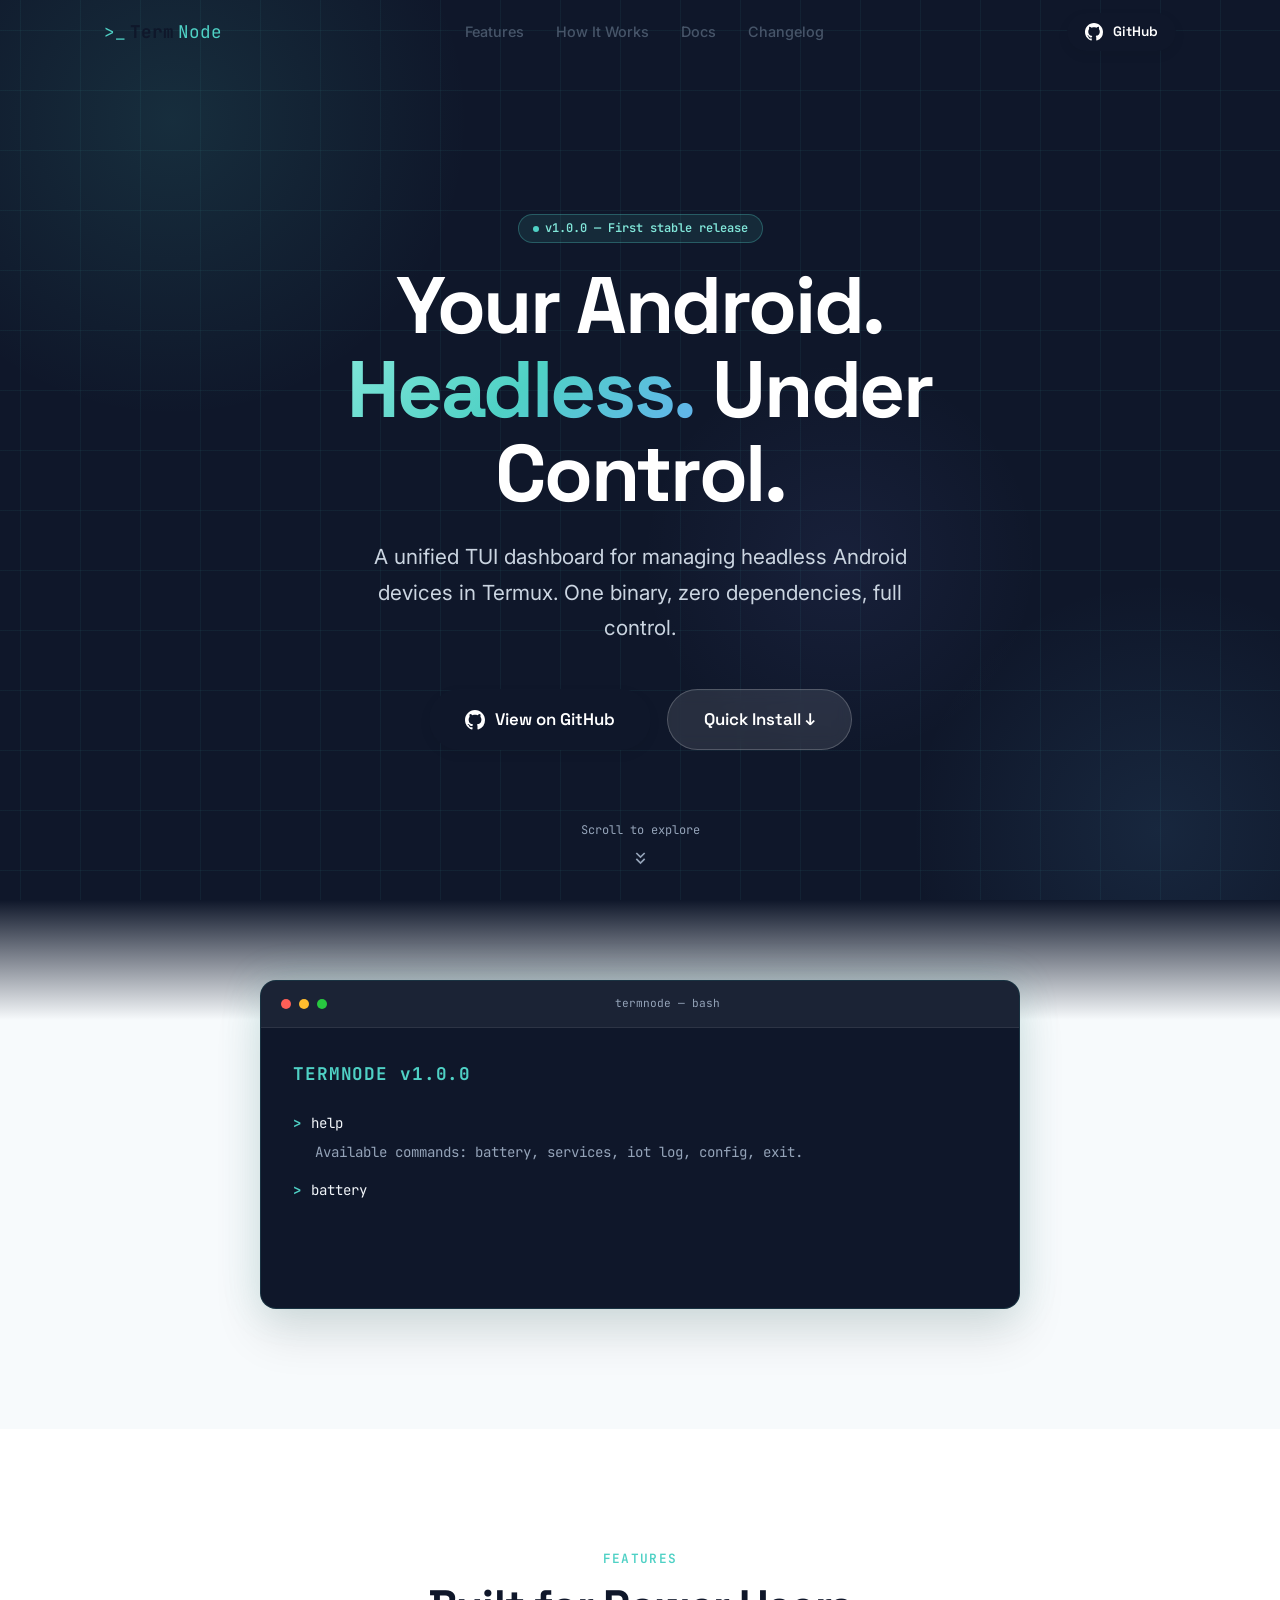
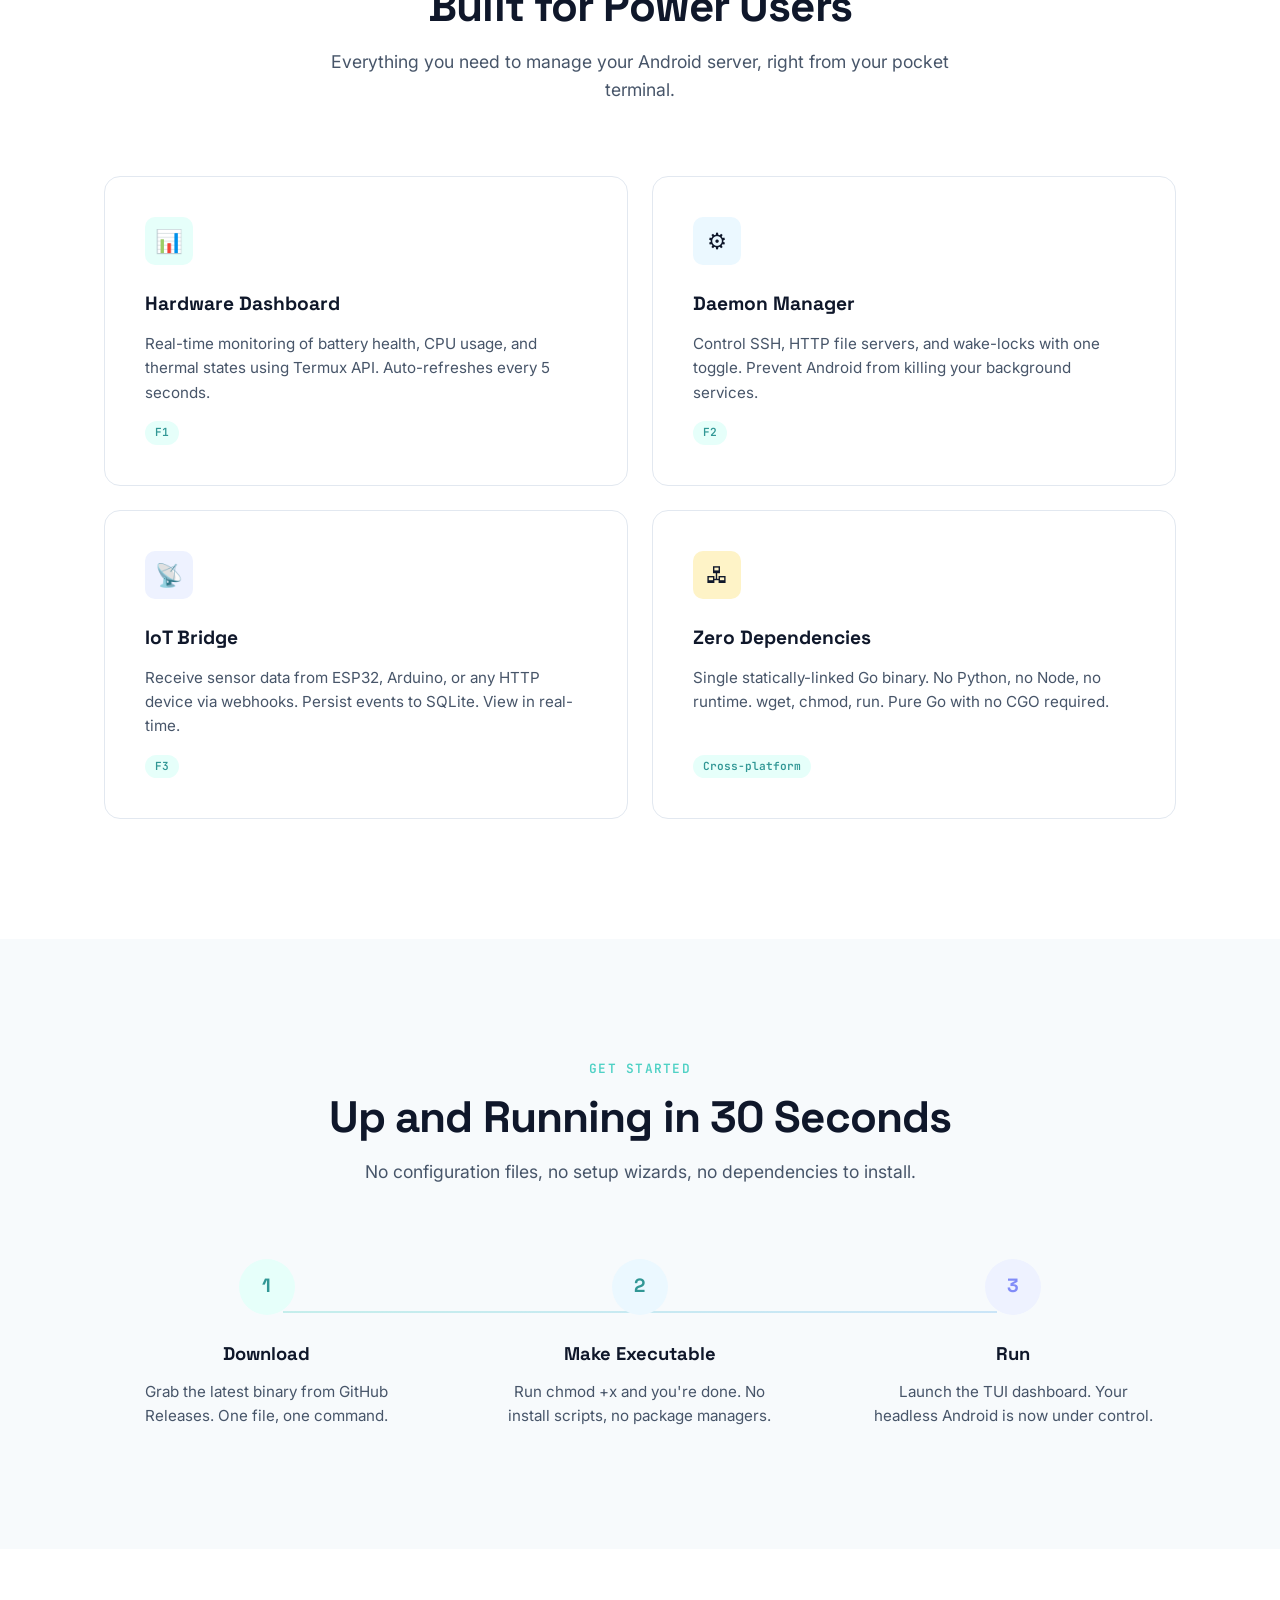
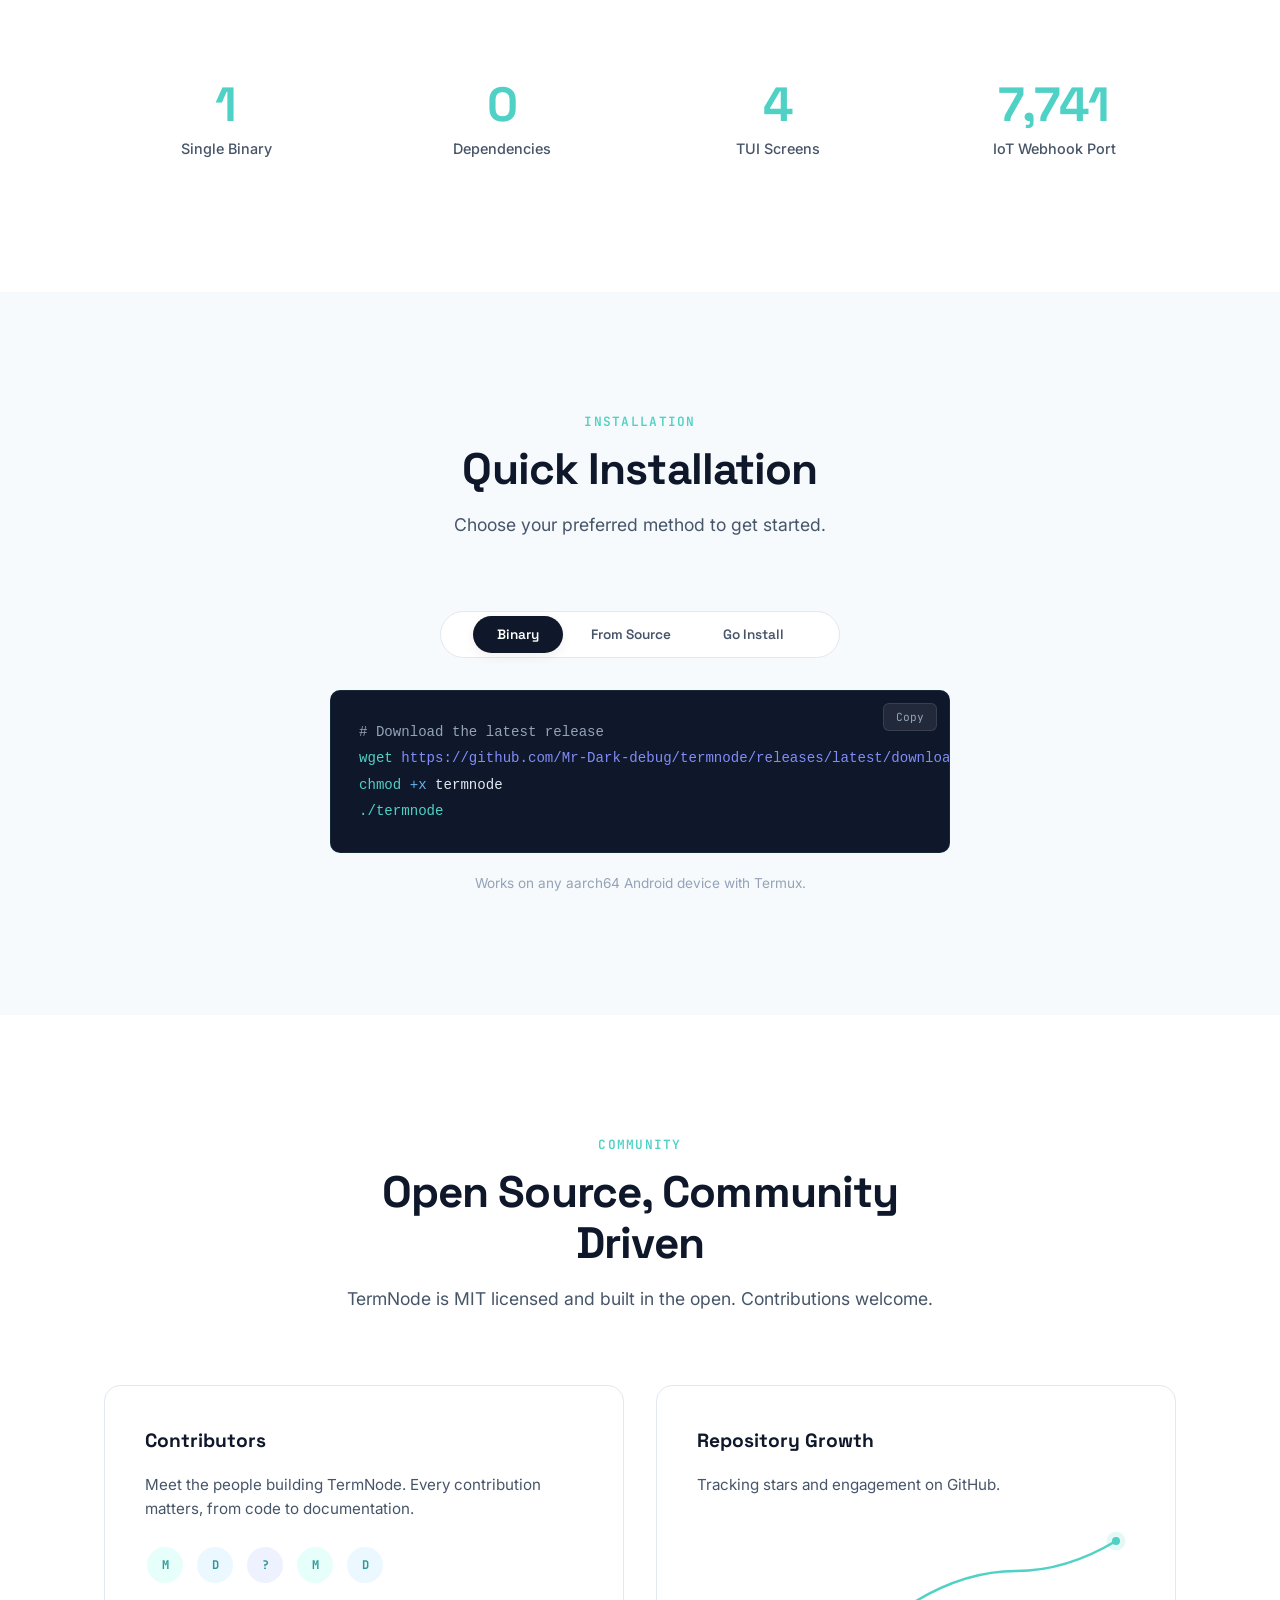
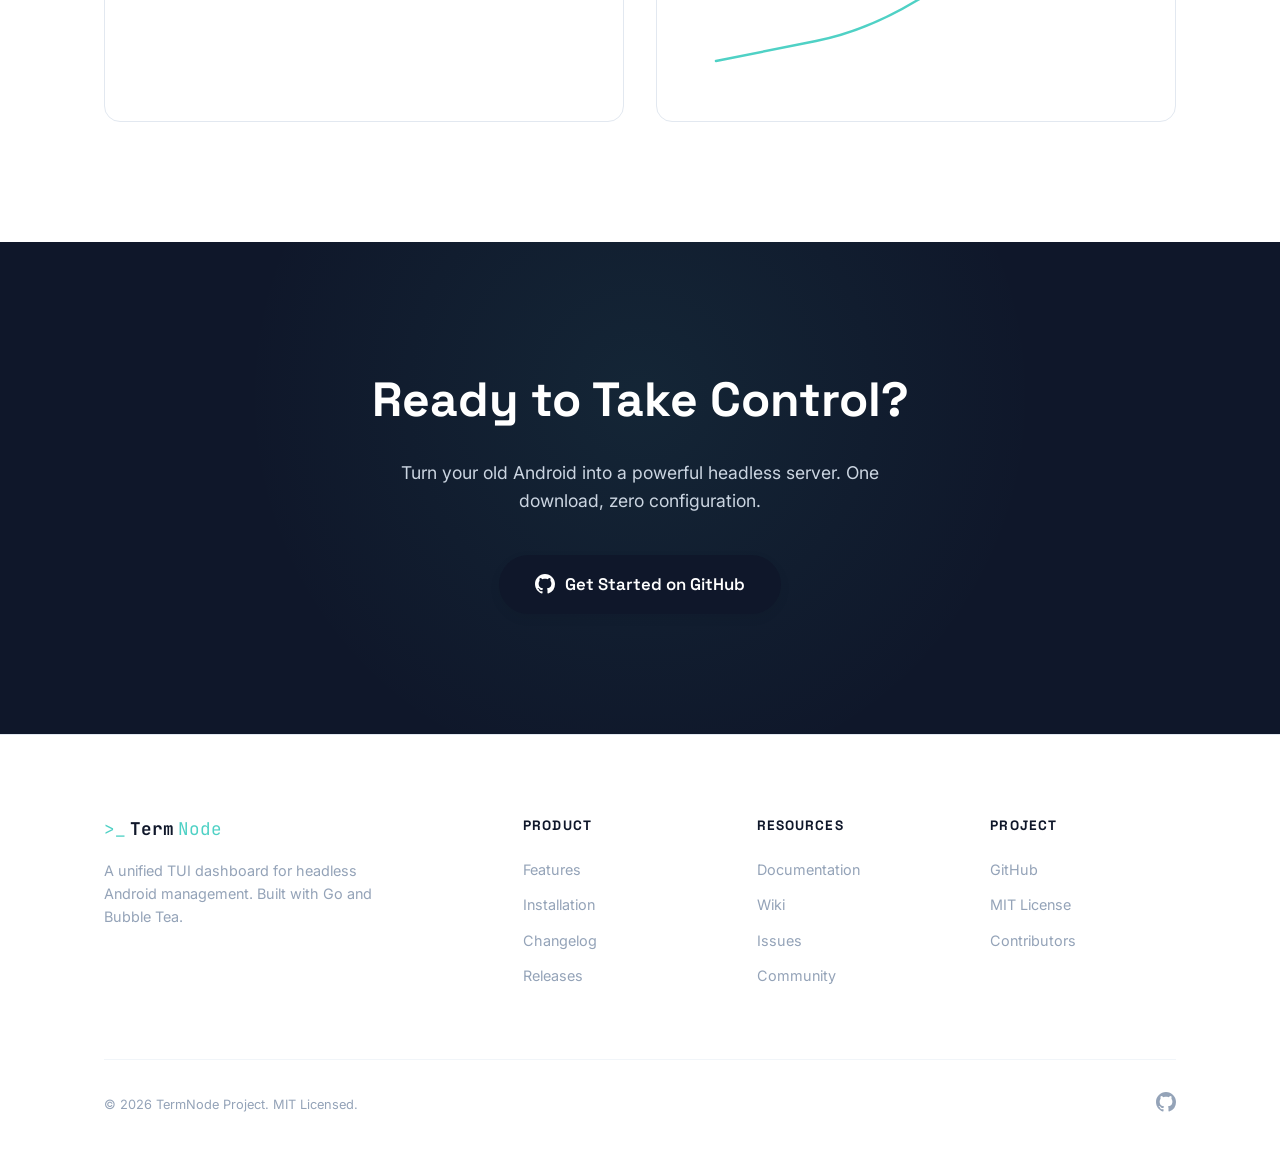
<file: index.html>
<!DOCTYPE html>
<html lang="en">
<head>
    <meta charset="UTF-8">
    <meta name="viewport" content="width=device-width, initial-scale=1.0">
    <title>TermNode — Your Android. Headless. Under Control.</title>
    <meta name="description" content="A unified TUI dashboard for managing headless Android devices in Termux. Hardware monitoring, service management, IoT bridge — one binary, zero dependencies.">
    <meta name="theme-color" content="#0F172A">

    <!-- Open Graph -->
    <meta property="og:title" content="TermNode — Headless Android Management">
    <meta property="og:description" content="A unified TUI dashboard for managing headless Android devices in Termux.">
    <meta property="og:type" content="website">
    <meta property="og:url" content="https://mr-dark-debug.github.io/termnode/">

    <!-- Fonts -->
    <link rel="preconnect" href="https://fonts.googleapis.com">
    <link rel="preconnect" href="https://fonts.gstatic.com" crossorigin>
    <link href="https://fonts.googleapis.com/css2?family=Inter:wght@400;500;600;700&family=JetBrains+Mono:wght@400;700&family=Space+Grotesk:wght@700;800&display=swap" rel="stylesheet">

    <!-- Styles -->
    <link rel="stylesheet" href="website/style.css">

    <!-- Favicon -->
    <link rel="icon" href="data:image/svg+xml,<svg xmlns='http://www.w3.org/2000/svg' viewBox='0 0 100 100'><text y='.9em' font-size='90' fill='%234FD1C5'>&#9654;</text></svg>">
</head>
<body>

    <!-- Scroll Progress -->
    <div class="scroll-progress" id="scrollProgress"></div>

    <!-- ═══════════════ NAVIGATION ═══════════════ -->
    <nav class="nav" id="mainNav">
        <div class="container nav-inner">
            <a href="index.html" class="nav-logo">
                <span>&gt;_</span> Term<span class="logo-accent">Node</span>
            </a>
            <ul class="nav-links">
                <li><a href="#features">Features</a></li>
                <li><a href="#how-it-works">How It Works</a></li>
                <li><a href="docs.html">Docs</a></li>
                <li><a href="changelog.html">Changelog</a></li>
            </ul>
            <div class="nav-cta">
                <a href="https://github.com/Mr-Dark-debug/termnode" class="btn btn-primary btn-sm">
                    <svg width="18" height="18" viewBox="0 0 24 24" fill="currentColor"><path d="M12 0C5.37 0 0 5.37 0 12c0 5.31 3.435 9.795 8.205 11.385.6.105.825-.255.825-.57 0-.285-.015-1.23-.015-2.235-3.015.555-3.795-.735-4.035-1.41-.135-.345-.72-1.41-1.23-1.695-.42-.225-1.02-.78-.015-.795.945-.015 1.62.87 1.845 1.23 1.08 1.815 2.805 1.305 3.495.99.105-.78.42-1.305.765-1.605-2.67-.3-5.46-1.335-5.46-5.925 0-1.305.465-2.385 1.23-3.225-.12-.3-.54-1.53.12-3.18 0 0 1.005-.315 3.3 1.23.96-.27 1.98-.405 3-.405s2.04.135 3 .405c2.295-1.56 3.3-1.23 3.3-1.23.66 1.65.24 2.88.12 3.18.765.84 1.23 1.905 1.23 3.225 0 4.605-2.805 5.625-5.475 5.925.435.375.81 1.095.81 2.22 0 1.605-.015 2.895-.015 3.3 0 .315.225.69.825.57A12.02 12.02 0 0024 12c0-6.63-5.37-12-12-12z"/></svg>
                    GitHub
                </a>
            </div>
            <button class="nav-hamburger" id="hamburger" aria-label="Menu">
                <span></span>
                <span></span>
                <span></span>
            </button>
        </div>
    </nav>

    <!-- Mobile Menu -->
    <div class="nav-mobile" id="mobileMenu">
        <a href="#features" onclick="closeMobile()">Features</a>
        <a href="#how-it-works" onclick="closeMobile()">How It Works</a>
        <a href="docs.html">Documentation</a>
        <a href="changelog.html">Changelog</a>
        <a href="https://github.com/Mr-Dark-debug/termnode" style="color: var(--teal);">GitHub</a>
    </div>

    <!-- ═══════════════ HERO ═══════════════ -->
    <section class="hero" id="hero">
        <div class="hero-bg" id="heroBg">
            <div class="hero-grid" data-speed="0.3"></div>
            <div class="hero-glow-1" data-speed="0.15"></div>
            <div class="hero-glow-2" data-speed="0.1"></div>
            <div class="hero-glow-3" data-speed="0.2"></div>
            <!-- Particles injected by JS -->
        </div>

        <div class="hero-content">
            <span class="badge">v1.0.0 — First stable release</span>
            <h1>Your Android.<br><span class="gradient-text-hero">Headless.</span> Under Control.</h1>
            <p class="hero-sub">A unified TUI dashboard for managing headless Android devices in Termux. One binary, zero dependencies, full control.</p>
            <div class="hero-actions">
                <a href="https://github.com/Mr-Dark-debug/termnode" class="btn btn-primary btn-lg">
                    <svg width="20" height="20" viewBox="0 0 24 24" fill="currentColor"><path d="M12 0C5.37 0 0 5.37 0 12c0 5.31 3.435 9.795 8.205 11.385.6.105.825-.255.825-.57 0-.285-.015-1.23-.015-2.235-3.015.555-3.795-.735-4.035-1.41-.135-.345-.72-1.41-1.23-1.695-.42-.225-1.02-.78-.015-.795.945-.015 1.62.87 1.845 1.23 1.08 1.815 2.805 1.305 3.495.99.105-.78.42-1.305.765-1.605-2.67-.3-5.46-1.335-5.46-5.925 0-1.305.465-2.385 1.23-3.225-.12-.3-.54-1.53.12-3.18 0 0 1.005-.315 3.3 1.23.96-.27 1.98-.405 3-.405s2.04.135 3 .405c2.295-1.56 3.3-1.23 3.3-1.23.66 1.65.24 2.88.12 3.18.765.84 1.23 1.905 1.23 3.225 0 4.605-2.805 5.625-5.475 5.925.435.375.81 1.095.81 2.22 0 1.605-.015 2.895-.015 3.3 0 .315.225.69.825.57A12.02 12.02 0 0024 12c0-6.63-5.37-12-12-12z"/></svg>
                    View on GitHub
                </a>
                <a href="#install" class="btn btn-ghost btn-lg">
                    Quick Install &darr;
                </a>
            </div>
        </div>

        <div class="hero-scroll-hint">
            Scroll to explore
            <svg viewBox="0 0 24 24" fill="none" stroke="currentColor" stroke-width="2"><path d="M7 13l5 5 5-5M7 6l5 5 5-5"/></svg>
        </div>
    </section>

    <!-- ═══════════════ TERMINAL DEMO ═══════════════ -->
    <section class="terminal-section">
        <div class="container">
            <div class="terminal-window reveal">
                <div class="terminal-header">
                    <span class="term-dot"></span>
                    <span class="term-dot"></span>
                    <span class="term-dot"></span>
                    <span class="terminal-title">termnode — bash</span>
                </div>
                <div class="terminal-body" id="terminalBody">
                    <span class="term-title-label">TERMNODE v1.0.0</span>
                    <!-- Lines injected by JS typing animation -->
                </div>
            </div>
        </div>
    </section>

    <!-- ═══════════════ FEATURES ═══════════════ -->
    <section class="features" id="features">
        <div class="container">
            <div class="section-header reveal">
                <span class="section-label">Features</span>
                <h2>Built for Power Users</h2>
                <p class="section-sub">Everything you need to manage your Android server, right from your pocket terminal.</p>
            </div>
            <div class="features-grid">
                <div class="feature-panel reveal reveal-delay-1">
                    <div class="feature-icon icon-mint">&#x1F4CA;</div>
                    <h3>Hardware Dashboard</h3>
                    <p>Real-time monitoring of battery health, CPU usage, and thermal states using Termux API. Auto-refreshes every 5 seconds.</p>
                    <span class="feature-tag">F1</span>
                </div>
                <div class="feature-panel reveal reveal-delay-2">
                    <div class="feature-icon icon-blue">&#x2699;&#xFE0F;</div>
                    <h3>Daemon Manager</h3>
                    <p>Control SSH, HTTP file servers, and wake-locks with one toggle. Prevent Android from killing your background services.</p>
                    <span class="feature-tag">F2</span>
                </div>
                <div class="feature-panel reveal reveal-delay-3">
                    <div class="feature-icon icon-indigo">&#x1F4E1;</div>
                    <h3>IoT Bridge</h3>
                    <p>Receive sensor data from ESP32, Arduino, or any HTTP device via webhooks. Persist events to SQLite. View in real-time.</p>
                    <span class="feature-tag">F3</span>
                </div>
                <div class="feature-panel reveal reveal-delay-4">
                    <div class="feature-icon icon-amber">&#x1F5A7;</div>
                    <h3>Zero Dependencies</h3>
                    <p>Single statically-linked Go binary. No Python, no Node, no runtime. wget, chmod, run. Pure Go with no CGO required.</p>
                    <span class="feature-tag">Cross-platform</span>
                </div>
            </div>
        </div>
    </section>

    <!-- ═══════════════ HOW IT WORKS ═══════════════ -->
    <section class="how-it-works" id="how-it-works">
        <div class="container">
            <div class="section-header reveal">
                <span class="section-label">Get Started</span>
                <h2>Up and Running in 30 Seconds</h2>
                <p class="section-sub">No configuration files, no setup wizards, no dependencies to install.</p>
            </div>
            <div class="steps-grid">
                <div class="step reveal reveal-delay-1">
                    <div class="step-number sn-1">1</div>
                    <h3>Download</h3>
                    <p>Grab the latest binary from GitHub Releases. One file, one command.</p>
                </div>
                <div class="step reveal reveal-delay-2">
                    <div class="step-number sn-2">2</div>
                    <h3>Make Executable</h3>
                    <p>Run chmod +x and you're done. No install scripts, no package managers.</p>
                </div>
                <div class="step reveal reveal-delay-3">
                    <div class="step-number sn-3">3</div>
                    <h3>Run</h3>
                    <p>Launch the TUI dashboard. Your headless Android is now under control.</p>
                </div>
            </div>
        </div>
    </section>

    <!-- ═══════════════ STATS ═══════════════ -->
    <section class="stats" id="stats">
        <div class="container">
            <div class="stats-grid">
                <div class="stat-item reveal">
                    <div class="stat-value" data-count="1">0</div>
                    <div class="stat-label">Single Binary</div>
                </div>
                <div class="stat-item reveal reveal-delay-1">
                    <div class="stat-value" data-count="0">0</div>
                    <div class="stat-label">Dependencies</div>
                </div>
                <div class="stat-item reveal reveal-delay-2">
                    <div class="stat-value" data-count="4">0</div>
                    <div class="stat-label">TUI Screens</div>
                </div>
                <div class="stat-item reveal reveal-delay-3">
                    <div class="stat-value" data-count="8080">0</div>
                    <div class="stat-label">IoT Webhook Port</div>
                </div>
            </div>
        </div>
    </section>

    <!-- ═══════════════ INSTALLATION ═══════════════ -->
    <section class="install" id="install">
        <div class="container">
            <div class="section-header reveal">
                <span class="section-label">Installation</span>
                <h2>Quick Installation</h2>
                <p class="section-sub">Choose your preferred method to get started.</p>
            </div>

            <div class="install-tabs reveal">
                <button class="install-tab active" data-tab="binary">Binary</button>
                <button class="install-tab" data-tab="source">From Source</button>
                <button class="install-tab" data-tab="go">Go Install</button>
            </div>

            <div class="code-container">
                <div class="install-panel active" id="panel-binary">
                    <div class="code-block">
                        <button class="code-copy">Copy</button>
                        <code><span class="comment"># Download the latest release</span>
<span class="cmd">wget</span> <span class="url">https://github.com/Mr-Dark-debug/termnode/releases/latest/download/termnode</span>
<span class="cmd">chmod</span> <span class="flag">+x</span> termnode
<span class="cmd">./termnode</span></code>
                    </div>
                    <p class="install-note">Works on any aarch64 Android device with Termux.</p>
                </div>

                <div class="install-panel" id="panel-source">
                    <div class="code-block">
                        <button class="code-copy">Copy</button>
                        <code><span class="comment"># Build from source</span>
<span class="cmd">git clone</span> <span class="url">https://github.com/Mr-Dark-debug/termnode.git</span>
<span class="cmd">cd</span> termnode
<span class="cmd">go build</span> <span class="flag">-o termnode</span> .
<span class="cmd">./termnode</span></code>
                    </div>
                    <p class="install-note">Requires Go 1.22+ and Termux with termux-api package.</p>
                </div>

                <div class="install-panel" id="panel-go">
                    <div class="code-block">
                        <button class="code-copy">Copy</button>
                        <code><span class="cmd">go install</span> <span class="url">github.com/Mr-Dark-debug/termnode@latest</span></code>
                    </div>
                    <p class="install-note">Installs to $GOPATH/bin. Make sure it's in your $PATH.</p>
                </div>
            </div>
        </div>
    </section>

    <!-- ═══════════════ COMMUNITY ═══════════════ -->
    <section class="community" id="community">
        <div class="container">
            <div class="section-header reveal">
                <span class="section-label">Community</span>
                <h2>Open Source, Community Driven</h2>
                <p class="section-sub">TermNode is MIT licensed and built in the open. Contributions welcome.</p>
            </div>
            <div class="community-grid">
                <div class="community-card reveal">
                    <h3>Contributors</h3>
                    <p>Meet the people building TermNode. Every contribution matters, from code to documentation.</p>
                    <div class="contributor-list" id="contributorList">
                        <div class="contributor-slot"></div>
                        <div class="contributor-slot"></div>
                        <div class="contributor-slot"></div>
                        <div class="contributor-slot"></div>
                        <div class="contributor-slot"></div>
                    </div>
                </div>
                <div class="community-card reveal">
                    <h3>Repository Growth</h3>
                    <p>Tracking stars and engagement on GitHub.</p>
                    <div class="stats-chart">
                        <svg viewBox="0 0 400 160" width="100%" height="100%">
                            <defs>
                                <linearGradient id="chart-gradient" x1="0" y1="0" x2="0" y2="1">
                                    <stop offset="0%" stop-color="var(--teal)" stop-opacity="0.3"/>
                                    <stop offset="100%" stop-color="var(--teal)" stop-opacity="0"/>
                                </linearGradient>
                            </defs>
                            <path class="chart-area" d="M0,140 Q50,130 100,120 T200,80 T300,50 T400,20 L400,160 L0,160 Z" />
                            <path class="chart-line" d="M0,140 Q50,130 100,120 T200,80 T300,50 T400,20" />
                            <circle cx="400" cy="20" r="4" fill="var(--teal)" />
                            <circle cx="400" cy="20" r="8" fill="var(--teal)" opacity="0.2">
                                <animate attributeName="r" values="8;14;8" dur="2s" repeatCount="indefinite"/>
                                <animate attributeName="opacity" values="0.2;0;0.2" dur="2s" repeatCount="indefinite"/>
                            </circle>
                        </svg>
                    </div>
                </div>
            </div>
        </div>
    </section>

    <!-- ═══════════════ CTA ═══════════════ -->
    <section class="cta">
        <div class="container">
            <h2 class="reveal">Ready to Take Control?</h2>
            <p class="reveal">Turn your old Android into a powerful headless server. One download, zero configuration.</p>
            <div class="reveal" style="position:relative;">
                <a href="https://github.com/Mr-Dark-debug/termnode" class="btn btn-primary btn-lg">
                    <svg width="20" height="20" viewBox="0 0 24 24" fill="currentColor"><path d="M12 0C5.37 0 0 5.37 0 12c0 5.31 3.435 9.795 8.205 11.385.6.105.825-.255.825-.57 0-.285-.015-1.23-.015-2.235-3.015.555-3.795-.735-4.035-1.41-.135-.345-.72-1.41-1.23-1.695-.42-.225-1.02-.78-.015-.795.945-.015 1.62.87 1.845 1.23 1.08 1.815 2.805 1.305 3.495.99.105-.78.42-1.305.765-1.605-2.67-.3-5.46-1.335-5.46-5.925 0-1.305.465-2.385 1.23-3.225-.12-.3-.54-1.53.12-3.18 0 0 1.005-.315 3.3 1.23.96-.27 1.98-.405 3-.405s2.04.135 3 .405c2.295-1.56 3.3-1.23 3.3-1.23.66 1.65.24 2.88.12 3.18.765.84 1.23 1.905 1.23 3.225 0 4.605-2.805 5.625-5.475 5.925.435.375.81 1.095.81 2.22 0 1.605-.015 2.895-.015 3.3 0 .315.225.69.825.57A12.02 12.02 0 0024 12c0-6.63-5.37-12-12-12z"/></svg>
                    Get Started on GitHub
                </a>
            </div>
        </div>
    </section>

    <!-- ═══════════════ FOOTER ═══════════════ -->
    <footer class="footer">
        <div class="container">
            <div class="footer-grid">
                <div class="footer-brand">
                    <div class="nav-logo">
                        <span>&gt;_</span> Term<span class="logo-accent">Node</span>
                    </div>
                    <p>A unified TUI dashboard for headless Android management. Built with Go and Bubble Tea.</p>
                </div>
                <div class="footer-col">
                    <h4>Product</h4>
                    <ul>
                        <li><a href="#features">Features</a></li>
                        <li><a href="#install">Installation</a></li>
                        <li><a href="changelog.html">Changelog</a></li>
                        <li><a href="https://github.com/Mr-Dark-debug/termnode/releases">Releases</a></li>
                    </ul>
                </div>
                <div class="footer-col">
                    <h4>Resources</h4>
                    <ul>
                        <li><a href="docs.html">Documentation</a></li>
                        <li><a href="https://github.com/Mr-Dark-debug/termnode/wiki">Wiki</a></li>
                        <li><a href="https://github.com/Mr-Dark-debug/termnode/issues">Issues</a></li>
                        <li><a href="#community">Community</a></li>
                    </ul>
                </div>
                <div class="footer-col">
                    <h4>Project</h4>
                    <ul>
                        <li><a href="https://github.com/Mr-Dark-debug/termnode">GitHub</a></li>
                        <li><a href="https://github.com/Mr-Dark-debug/termnode/blob/main/LICENSE">MIT License</a></li>
                        <li><a href="https://github.com/Mr-Dark-debug/termnode/graphs/contributors">Contributors</a></li>
                    </ul>
                </div>
            </div>
            <div class="footer-bottom">
                <div class="footer-copy">&copy; 2026 TermNode Project. MIT Licensed.</div>
                <div class="footer-social">
                    <a href="https://github.com/Mr-Dark-debug/termnode" aria-label="GitHub">
                        <svg width="20" height="20" viewBox="0 0 24 24" fill="currentColor"><path d="M12 0C5.37 0 0 5.37 0 12c0 5.31 3.435 9.795 8.205 11.385.6.105.825-.255.825-.57 0-.285-.015-1.23-.015-2.235-3.015.555-3.795-.735-4.035-1.41-.135-.345-.72-1.41-1.23-1.695-.42-.225-1.02-.78-.015-.795.945-.015 1.62.87 1.845 1.23 1.08 1.815 2.805 1.305 3.495.99.105-.78.42-1.305.765-1.605-2.67-.3-5.46-1.335-5.46-5.925 0-1.305.465-2.385 1.23-3.225-.12-.3-.54-1.53.12-3.18 0 0 1.005-.315 3.3 1.23.96-.27 1.98-.405 3-.405s2.04.135 3 .405c2.295-1.56 3.3-1.23 3.3-1.23.66 1.65.24 2.88.12 3.18.765.84 1.23 1.905 1.23 3.225 0 4.605-2.805 5.625-5.475 5.925.435.375.81 1.095.81 2.22 0 1.605-.015 2.895-.015 3.3 0 .315.225.69.825.57A12.02 12.02 0 0024 12c0-6.63-5.37-12-12-12z"/></svg>
                    </a>
                </div>
            </div>
        </div>
    </footer>

    <script src="website/app.js"></script>
</body>
</html>
</file>
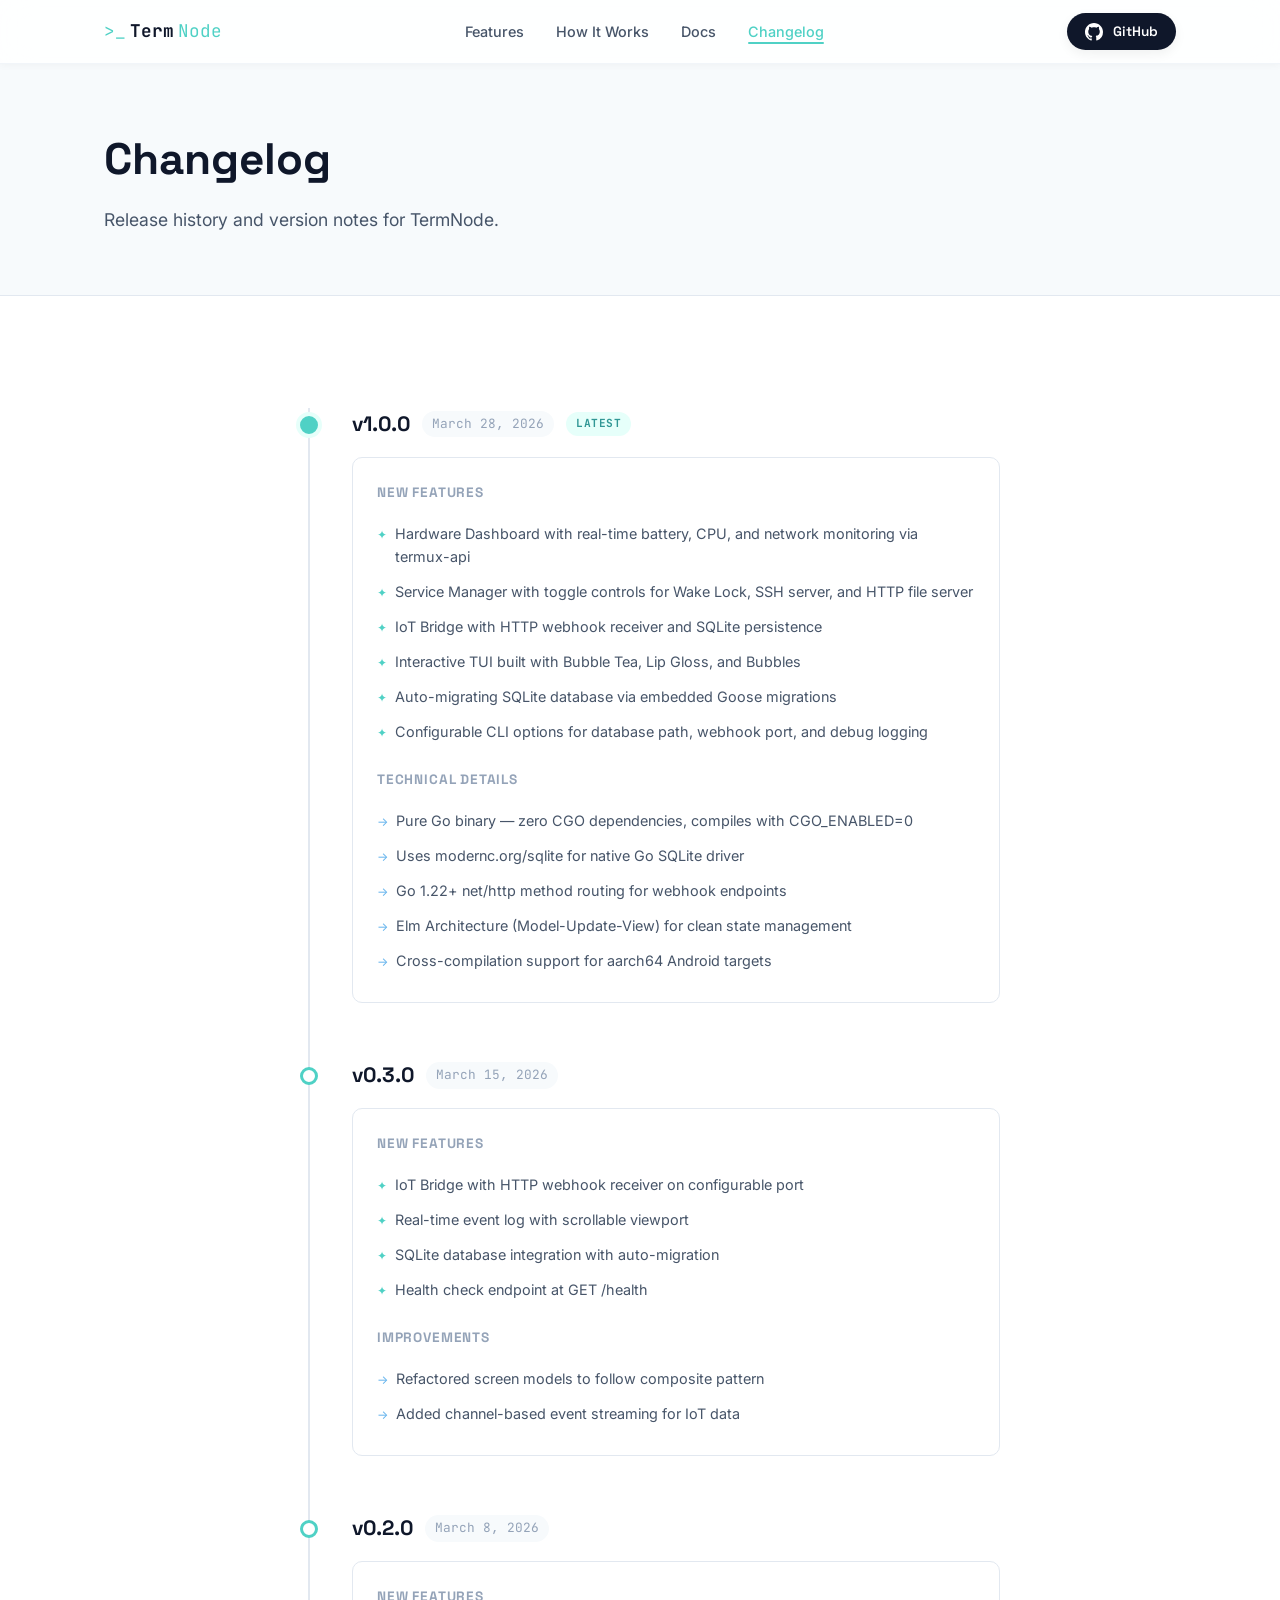
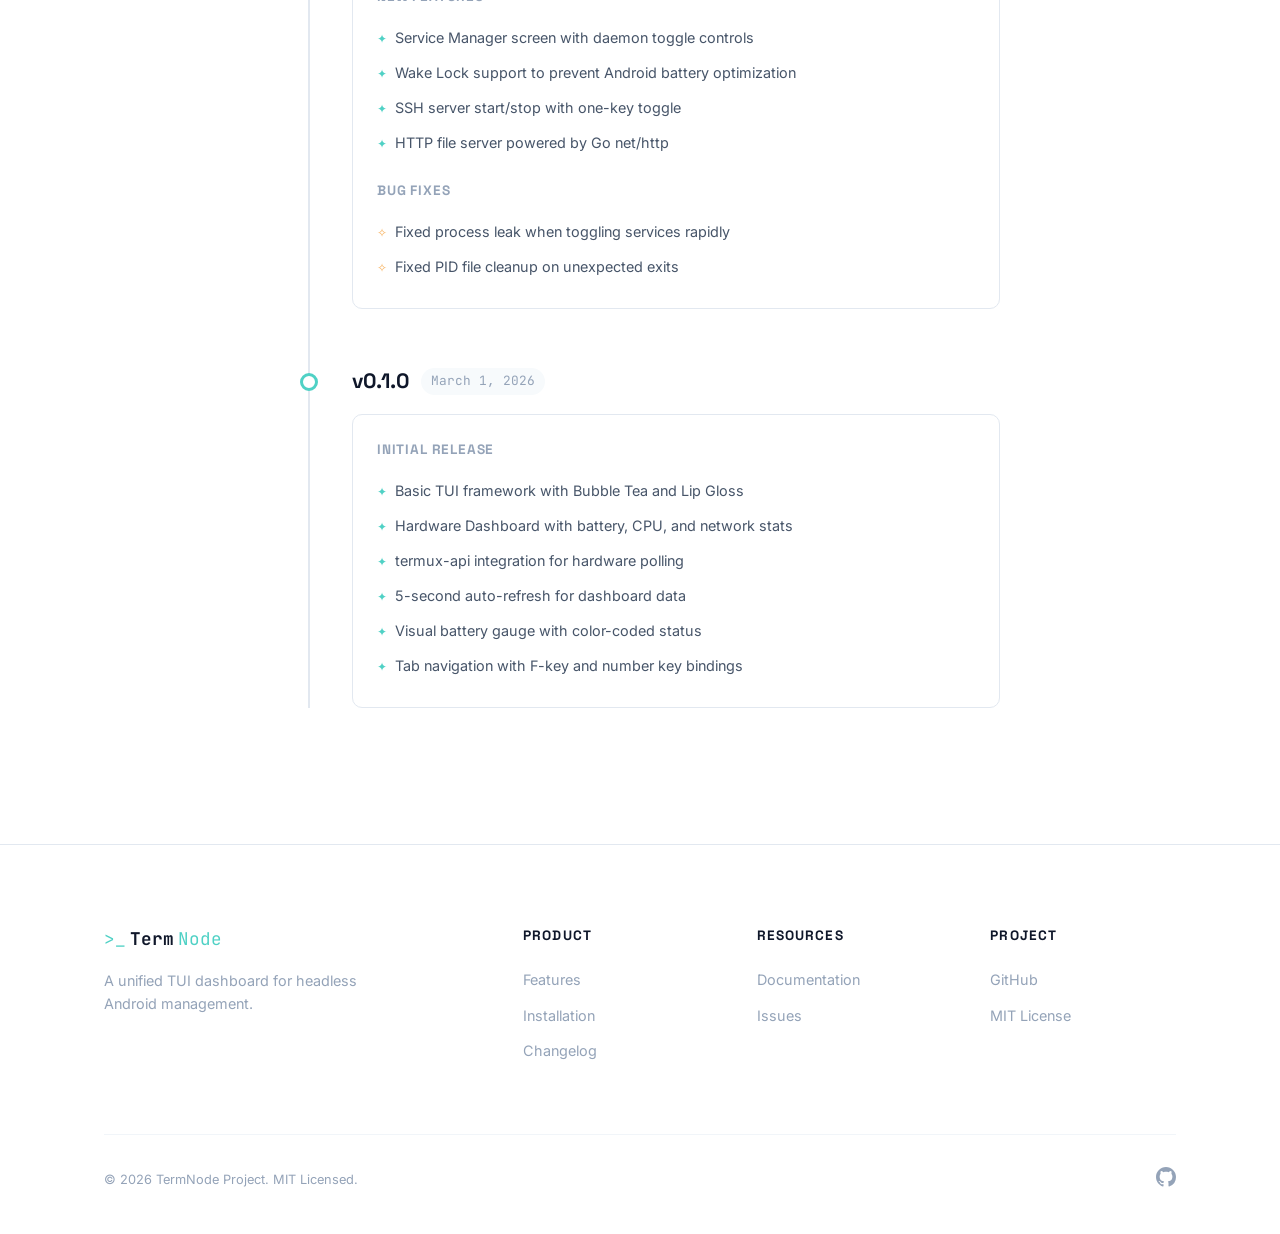
<file: changelog.html>
<!DOCTYPE html>
<html lang="en">
<head>
    <meta charset="UTF-8">
    <meta name="viewport" content="width=device-width, initial-scale=1.0">
    <title>Changelog — TermNode</title>
    <meta name="description" content="TermNode release history and changelog.">
    <meta name="theme-color" content="#0F172A">

    <link rel="preconnect" href="https://fonts.googleapis.com">
    <link rel="preconnect" href="https://fonts.gstatic.com" crossorigin>
    <link href="https://fonts.googleapis.com/css2?family=Inter:wght@400;500;600;700&family=JetBrains+Mono:wght@400;700&family=Space+Grotesk:wght@700;800&display=swap" rel="stylesheet">
    <link rel="stylesheet" href="website/style.css">
    <link rel="icon" href="data:image/svg+xml,<svg xmlns='http://www.w3.org/2000/svg' viewBox='0 0 100 100'><text y='.9em' font-size='90' fill='%234FD1C5'>&#9654;</text></svg>">
</head>
<body>

    <div class="scroll-progress" id="scrollProgress"></div>

    <!-- ═══ NAV ═══ -->
    <nav class="nav scrolled" id="mainNav">
        <div class="container nav-inner">
            <a href="index.html" class="nav-logo">
                <span>&gt;_</span> Term<span class="logo-accent">Node</span>
            </a>
            <ul class="nav-links">
                <li><a href="index.html#features">Features</a></li>
                <li><a href="index.html#how-it-works">How It Works</a></li>
                <li><a href="docs.html">Docs</a></li>
                <li><a href="changelog.html" class="active">Changelog</a></li>
            </ul>
            <div class="nav-cta">
                <a href="https://github.com/Mr-Dark-debug/termnode" class="btn btn-primary btn-sm">
                    <svg width="18" height="18" viewBox="0 0 24 24" fill="currentColor"><path d="M12 0C5.37 0 0 5.37 0 12c0 5.31 3.435 9.795 8.205 11.385.6.105.825-.255.825-.57 0-.285-.015-1.23-.015-2.235-3.015.555-3.795-.735-4.035-1.41-.135-.345-.72-1.41-1.23-1.695-.42-.225-1.02-.78-.015-.795.945-.015 1.62.87 1.845 1.23 1.08 1.815 2.805 1.305 3.495.99.105-.78.42-1.305.765-1.605-2.67-.3-5.46-1.335-5.46-5.925 0-1.305.465-2.385 1.23-3.225-.12-.3-.54-1.53.12-3.18 0 0 1.005-.315 3.3 1.23.96-.27 1.98-.405 3-.405s2.04.135 3 .405c2.295-1.56 3.3-1.23 3.3-1.23.66 1.65.24 2.88.12 3.18.765.84 1.23 1.905 1.23 3.225 0 4.605-2.805 5.625-5.475 5.925.435.375.81 1.095.81 2.22 0 1.605-.015 2.895-.015 3.3 0 .315.225.69.825.57A12.02 12.02 0 0024 12c0-6.63-5.37-12-12-12z"/></svg>
                    GitHub
                </a>
            </div>
            <button class="nav-hamburger" id="hamburger" aria-label="Menu">
                <span></span><span></span><span></span>
            </button>
        </div>
    </nav>

    <div class="nav-mobile" id="mobileMenu">
        <a href="index.html">Home</a>
        <a href="docs.html">Documentation</a>
        <a href="changelog.html">Changelog</a>
        <a href="https://github.com/Mr-Dark-debug/termnode" style="color: var(--teal);">GitHub</a>
    </div>

    <!-- ═══ PAGE HEADER ═══ -->
    <div class="page-header">
        <div class="container">
            <h1>Changelog</h1>
            <p>Release history and version notes for TermNode.</p>
        </div>
    </div>

    <!-- ═══ TIMELINE ═══ -->
    <section class="changelog-page">
        <div class="container">
            <div class="changelog-timeline">

                <!-- v1.0.0 -->
                <div class="release reveal">
                    <div class="release-dot latest"></div>
                    <div class="release-header">
                        <span class="release-version">v1.0.0</span>
                        <span class="release-date">March 28, 2026</span>
                        <span class="release-badge latest-badge">Latest</span>
                    </div>
                    <div class="release-body">
                        <h4>New Features</h4>
                        <ul class="feat">
                            <li>Hardware Dashboard with real-time battery, CPU, and network monitoring via termux-api</li>
                            <li>Service Manager with toggle controls for Wake Lock, SSH server, and HTTP file server</li>
                            <li>IoT Bridge with HTTP webhook receiver and SQLite persistence</li>
                            <li>Interactive TUI built with Bubble Tea, Lip Gloss, and Bubbles</li>
                            <li>Auto-migrating SQLite database via embedded Goose migrations</li>
                            <li>Configurable CLI options for database path, webhook port, and debug logging</li>
                        </ul>
                        <h4>Technical Details</h4>
                        <ul class="imp">
                            <li>Pure Go binary — zero CGO dependencies, compiles with CGO_ENABLED=0</li>
                            <li>Uses modernc.org/sqlite for native Go SQLite driver</li>
                            <li>Go 1.22+ net/http method routing for webhook endpoints</li>
                            <li>Elm Architecture (Model-Update-View) for clean state management</li>
                            <li>Cross-compilation support for aarch64 Android targets</li>
                        </ul>
                    </div>
                </div>

                <!-- v0.3.0 -->
                <div class="release reveal">
                    <div class="release-dot"></div>
                    <div class="release-header">
                        <span class="release-version">v0.3.0</span>
                        <span class="release-date">March 15, 2026</span>
                    </div>
                    <div class="release-body">
                        <h4>New Features</h4>
                        <ul class="feat">
                            <li>IoT Bridge with HTTP webhook receiver on configurable port</li>
                            <li>Real-time event log with scrollable viewport</li>
                            <li>SQLite database integration with auto-migration</li>
                            <li>Health check endpoint at GET /health</li>
                        </ul>
                        <h4>Improvements</h4>
                        <ul class="imp">
                            <li>Refactored screen models to follow composite pattern</li>
                            <li>Added channel-based event streaming for IoT data</li>
                        </ul>
                    </div>
                </div>

                <!-- v0.2.0 -->
                <div class="release reveal">
                    <div class="release-dot"></div>
                    <div class="release-header">
                        <span class="release-version">v0.2.0</span>
                        <span class="release-date">March 8, 2026</span>
                    </div>
                    <div class="release-body">
                        <h4>New Features</h4>
                        <ul class="feat">
                            <li>Service Manager screen with daemon toggle controls</li>
                            <li>Wake Lock support to prevent Android battery optimization</li>
                            <li>SSH server start/stop with one-key toggle</li>
                            <li>HTTP file server powered by Go net/http</li>
                        </ul>
                        <h4>Bug Fixes</h4>
                        <ul class="fix">
                            <li>Fixed process leak when toggling services rapidly</li>
                            <li>Fixed PID file cleanup on unexpected exits</li>
                        </ul>
                    </div>
                </div>

                <!-- v0.1.0 -->
                <div class="release reveal">
                    <div class="release-dot"></div>
                    <div class="release-header">
                        <span class="release-version">v0.1.0</span>
                        <span class="release-date">March 1, 2026</span>
                    </div>
                    <div class="release-body">
                        <h4>Initial Release</h4>
                        <ul class="feat">
                            <li>Basic TUI framework with Bubble Tea and Lip Gloss</li>
                            <li>Hardware Dashboard with battery, CPU, and network stats</li>
                            <li>termux-api integration for hardware polling</li>
                            <li>5-second auto-refresh for dashboard data</li>
                            <li>Visual battery gauge with color-coded status</li>
                            <li>Tab navigation with F-key and number key bindings</li>
                        </ul>
                    </div>
                </div>

            </div>
        </div>
    </section>

    <!-- ═══ FOOTER ═══ -->
    <footer class="footer">
        <div class="container">
            <div class="footer-grid">
                <div class="footer-brand">
                    <div class="nav-logo"><span>&gt;_</span> Term<span class="logo-accent">Node</span></div>
                    <p>A unified TUI dashboard for headless Android management.</p>
                </div>
                <div class="footer-col"><h4>Product</h4><ul><li><a href="index.html#features">Features</a></li><li><a href="index.html#install">Installation</a></li><li><a href="changelog.html">Changelog</a></li></ul></div>
                <div class="footer-col"><h4>Resources</h4><ul><li><a href="docs.html">Documentation</a></li><li><a href="https://github.com/Mr-Dark-debug/termnode/issues">Issues</a></li></ul></div>
                <div class="footer-col"><h4>Project</h4><ul><li><a href="https://github.com/Mr-Dark-debug/termnode">GitHub</a></li><li><a href="https://github.com/Mr-Dark-debug/termnode/blob/main/LICENSE">MIT License</a></li></ul></div>
            </div>
            <div class="footer-bottom">
                <div class="footer-copy">&copy; 2026 TermNode Project. MIT Licensed.</div>
                <div class="footer-social">
                    <a href="https://github.com/Mr-Dark-debug/termnode" aria-label="GitHub"><svg width="20" height="20" viewBox="0 0 24 24" fill="currentColor"><path d="M12 0C5.37 0 0 5.37 0 12c0 5.31 3.435 9.795 8.205 11.385.6.105.825-.255.825-.57 0-.285-.015-1.23-.015-2.235-3.015.555-3.795-.735-4.035-1.41-.135-.345-.72-1.41-1.23-1.695-.42-.225-1.02-.78-.015-.795.945-.015 1.62.87 1.845 1.23 1.08 1.815 2.805 1.305 3.495.99.105-.78.42-1.305.765-1.605-2.67-.3-5.46-1.335-5.46-5.925 0-1.305.465-2.385 1.23-3.225-.12-.3-.54-1.53.12-3.18 0 0 1.005-.315 3.3 1.23.96-.27 1.98-.405 3-.405s2.04.135 3 .405c2.295-1.56 3.3-1.23 3.3-1.23.66 1.65.24 2.88.12 3.18.765.84 1.23 1.905 1.23 3.225 0 4.605-2.805 5.625-5.475 5.925.435.375.81 1.095.81 2.22 0 1.605-.015 2.895-.015 3.3 0 .315.225.69.825.57A12.02 12.02 0 0024 12c0-6.63-5.37-12-12-12z"/></svg></a>
                </div>
            </div>
        </div>
    </footer>

    <script src="website/app.js"></script>
</body>
</html>
</file>
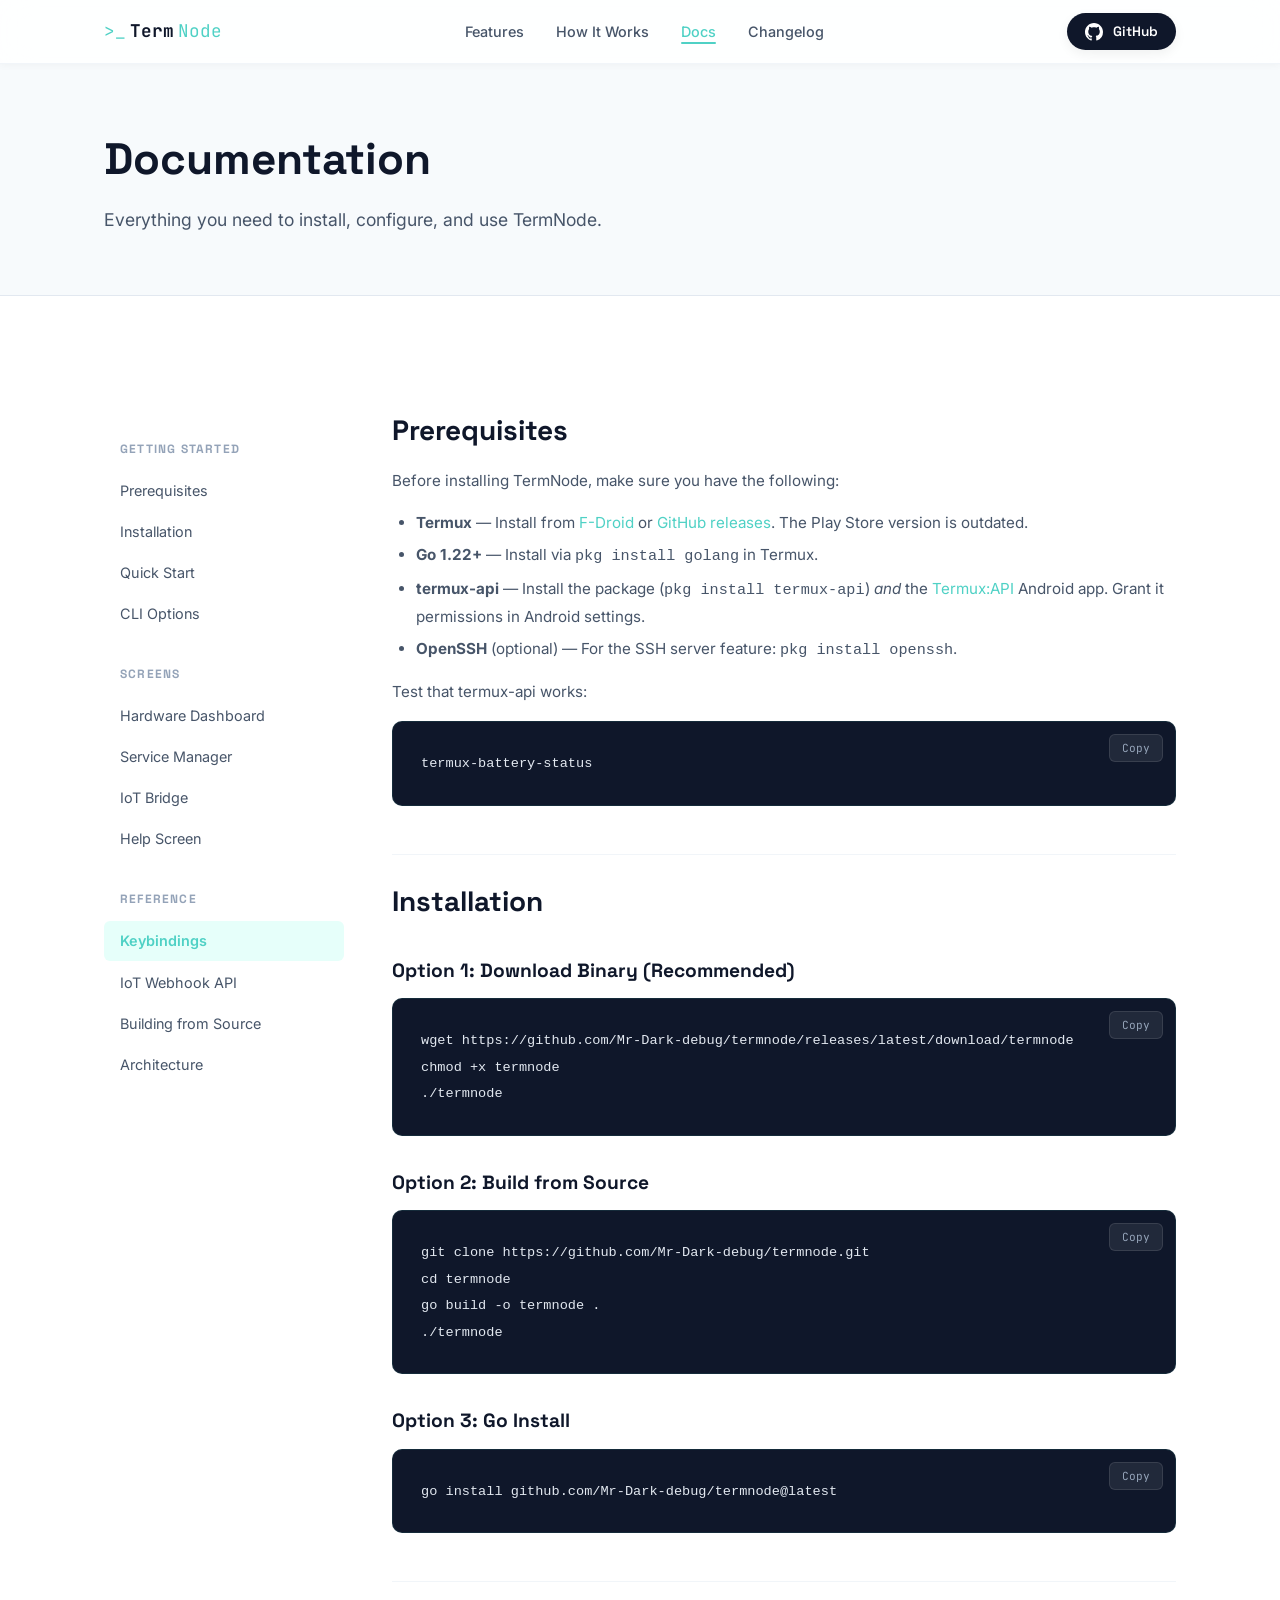
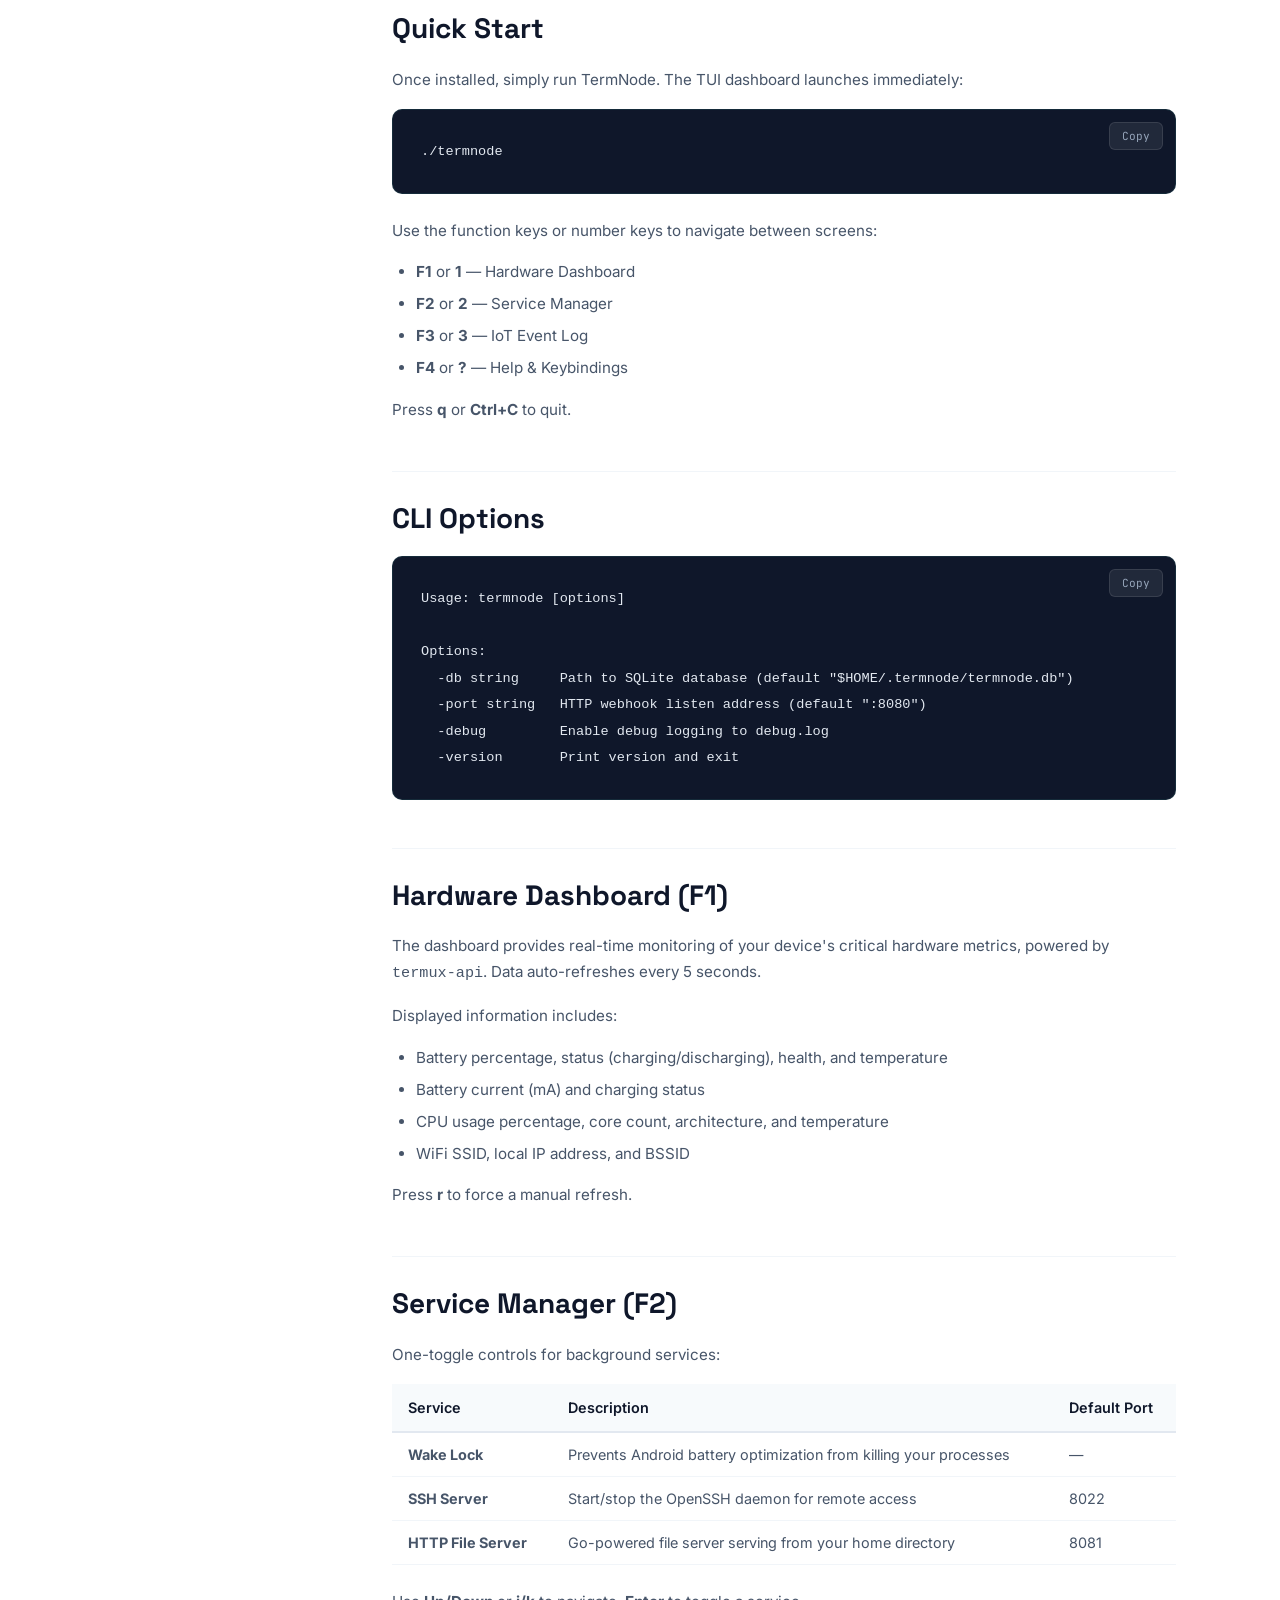
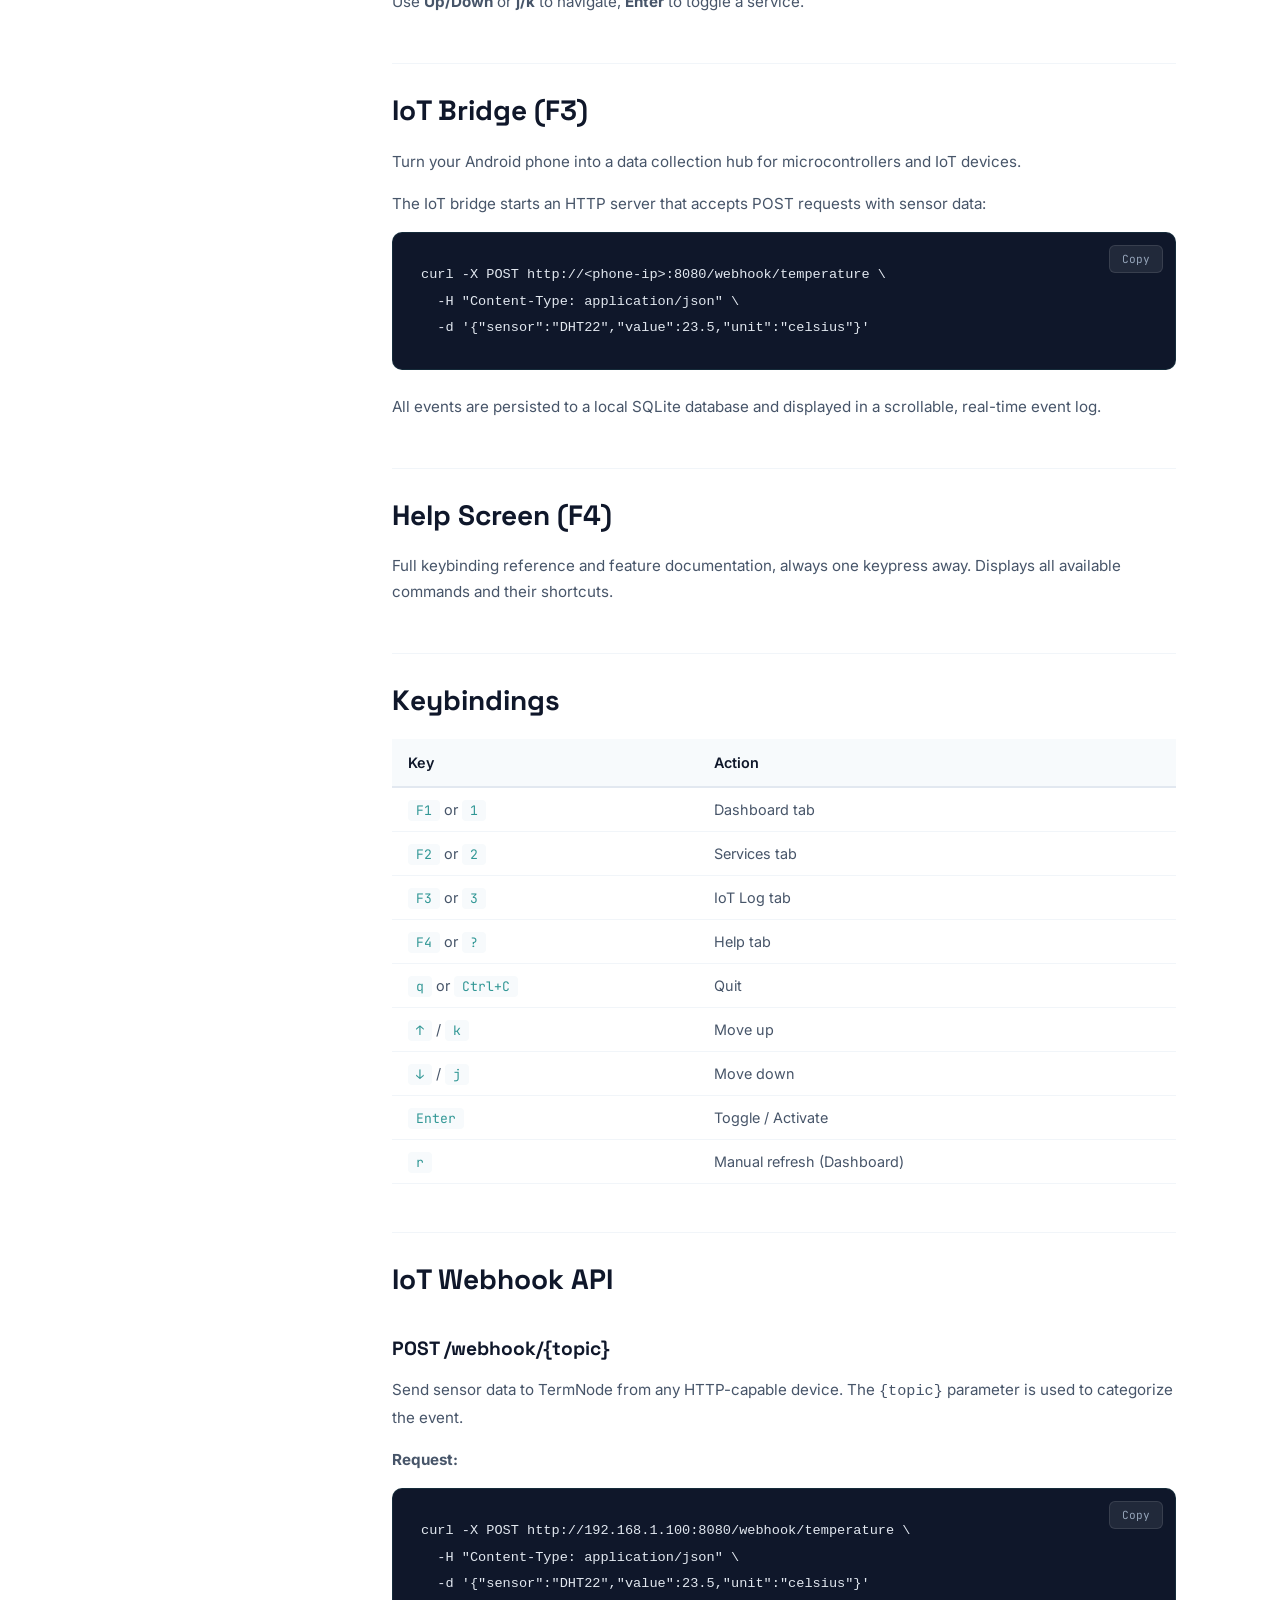
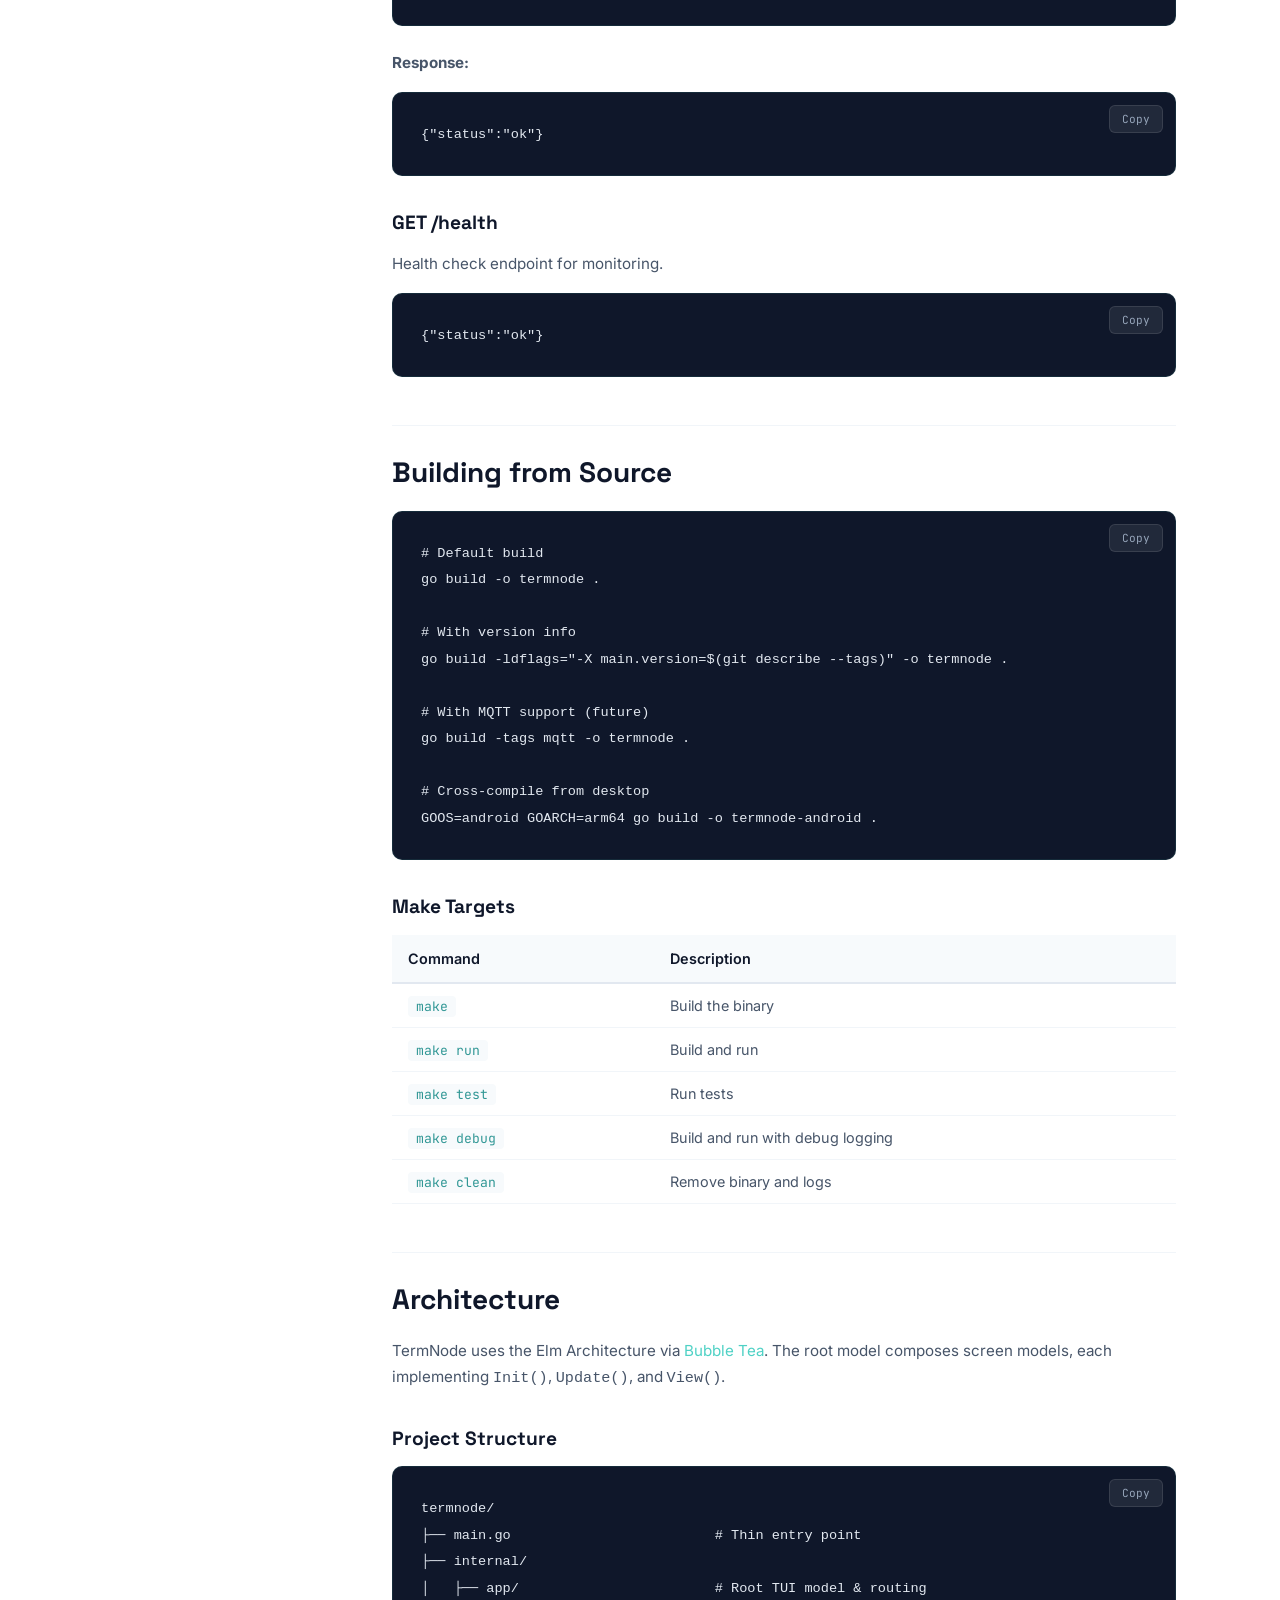
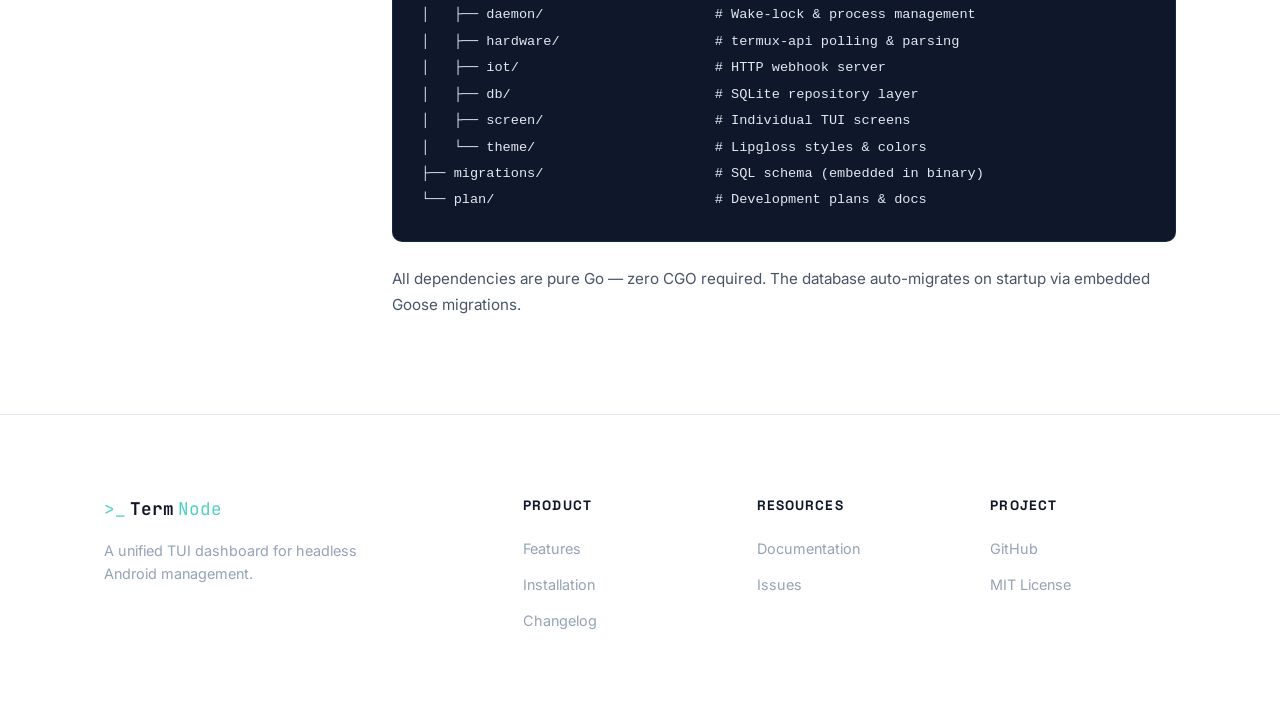
<file: docs.html>
<!DOCTYPE html>
<html lang="en">
<head>
    <meta charset="UTF-8">
    <meta name="viewport" content="width=device-width, initial-scale=1.0">
    <title>Documentation — TermNode</title>
    <meta name="description" content="TermNode documentation: installation, configuration, API reference, and keybindings.">
    <meta name="theme-color" content="#0F172A">

    <link rel="preconnect" href="https://fonts.googleapis.com">
    <link rel="preconnect" href="https://fonts.gstatic.com" crossorigin>
    <link href="https://fonts.googleapis.com/css2?family=Inter:wght@400;500;600;700&family=JetBrains+Mono:wght@400;700&family=Space+Grotesk:wght@700;800&display=swap" rel="stylesheet">
    <link rel="stylesheet" href="website/style.css">
    <link rel="icon" href="data:image/svg+xml,<svg xmlns='http://www.w3.org/2000/svg' viewBox='0 0 100 100'><text y='.9em' font-size='90' fill='%234FD1C5'>&#9654;</text></svg>">
</head>
<body>

    <div class="scroll-progress" id="scrollProgress"></div>

    <!-- ═══ NAV ═══ -->
    <nav class="nav scrolled" id="mainNav">
        <div class="container nav-inner">
            <a href="index.html" class="nav-logo">
                <span>&gt;_</span> Term<span class="logo-accent">Node</span>
            </a>
            <ul class="nav-links">
                <li><a href="index.html#features">Features</a></li>
                <li><a href="index.html#how-it-works">How It Works</a></li>
                <li><a href="docs.html" class="active">Docs</a></li>
                <li><a href="changelog.html">Changelog</a></li>
            </ul>
            <div class="nav-cta">
                <a href="https://github.com/Mr-Dark-debug/termnode" class="btn btn-primary btn-sm">
                    <svg width="18" height="18" viewBox="0 0 24 24" fill="currentColor"><path d="M12 0C5.37 0 0 5.37 0 12c0 5.31 3.435 9.795 8.205 11.385.6.105.825-.255.825-.57 0-.285-.015-1.23-.015-2.235-3.015.555-3.795-.735-4.035-1.41-.135-.345-.72-1.41-1.23-1.695-.42-.225-1.02-.78-.015-.795.945-.015 1.62.87 1.845 1.23 1.08 1.815 2.805 1.305 3.495.99.105-.78.42-1.305.765-1.605-2.67-.3-5.46-1.335-5.46-5.925 0-1.305.465-2.385 1.23-3.225-.12-.3-.54-1.53.12-3.18 0 0 1.005-.315 3.3 1.23.96-.27 1.98-.405 3-.405s2.04.135 3 .405c2.295-1.56 3.3-1.23 3.3-1.23.66 1.65.24 2.88.12 3.18.765.84 1.23 1.905 1.23 3.225 0 4.605-2.805 5.625-5.475 5.925.435.375.81 1.095.81 2.22 0 1.605-.015 2.895-.015 3.3 0 .315.225.69.825.57A12.02 12.02 0 0024 12c0-6.63-5.37-12-12-12z"/></svg>
                    GitHub
                </a>
            </div>
            <button class="nav-hamburger" id="hamburger" aria-label="Menu">
                <span></span><span></span><span></span>
            </button>
        </div>
    </nav>

    <div class="nav-mobile" id="mobileMenu">
        <a href="index.html">Home</a>
        <a href="docs.html">Documentation</a>
        <a href="changelog.html">Changelog</a>
        <a href="https://github.com/Mr-Dark-debug/termnode" style="color: var(--teal);">GitHub</a>
    </div>

    <!-- ═══ PAGE HEADER ═══ -->
    <div class="page-header">
        <div class="container">
            <h1>Documentation</h1>
            <p>Everything you need to install, configure, and use TermNode.</p>
        </div>
    </div>

    <!-- ═══ DOCS LAYOUT ═══ -->
    <div class="container">
        <div class="docs-layout">

            <!-- Sidebar -->
            <aside class="docs-sidebar">
                <div class="docs-sidebar-title">Getting Started</div>
                <ul class="docs-sidebar-nav">
                    <li><a href="#prerequisites" class="active">Prerequisites</a></li>
                    <li><a href="#installation">Installation</a></li>
                    <li><a href="#quick-start">Quick Start</a></li>
                    <li><a href="#cli-options">CLI Options</a></li>
                </ul>

                <div class="docs-sidebar-title">Screens</div>
                <ul class="docs-sidebar-nav">
                    <li><a href="#dashboard">Hardware Dashboard</a></li>
                    <li><a href="#services">Service Manager</a></li>
                    <li><a href="#iot">IoT Bridge</a></li>
                    <li><a href="#help">Help Screen</a></li>
                </ul>

                <div class="docs-sidebar-title">Reference</div>
                <ul class="docs-sidebar-nav">
                    <li><a href="#keybindings">Keybindings</a></li>
                    <li><a href="#api">IoT Webhook API</a></li>
                    <li><a href="#building">Building from Source</a></li>
                    <li><a href="#architecture">Architecture</a></li>
                </ul>
            </aside>

            <!-- Content -->
            <main class="docs-content">

                <h2 id="prerequisites">Prerequisites</h2>
                <p>Before installing TermNode, make sure you have the following:</p>
                <ul>
                    <li><strong>Termux</strong> — Install from <a href="https://f-droid.org/en/packages/com.termux/">F-Droid</a> or <a href="https://github.com/termux/termux-app/releases">GitHub releases</a>. The Play Store version is outdated.</li>
                    <li><strong>Go 1.22+</strong> — Install via <code>pkg install golang</code> in Termux.</li>
                    <li><strong>termux-api</strong> — Install the package (<code>pkg install termux-api</code>) <em>and</em> the <a href="https://f-droid.org/en/packages/com.termux.api/">Termux:API</a> Android app. Grant it permissions in Android settings.</li>
                    <li><strong>OpenSSH</strong> (optional) — For the SSH server feature: <code>pkg install openssh</code>.</li>
                </ul>
                <p>Test that termux-api works:</p>
                <div class="code-block"><button class="code-copy">Copy</button><code>termux-battery-status</code></div>

                <h2 id="installation">Installation</h2>
                <h3>Option 1: Download Binary (Recommended)</h3>
                <div class="code-block"><button class="code-copy">Copy</button><code>wget https://github.com/Mr-Dark-debug/termnode/releases/latest/download/termnode
chmod +x termnode
./termnode</code></div>

                <h3>Option 2: Build from Source</h3>
                <div class="code-block"><button class="code-copy">Copy</button><code>git clone https://github.com/Mr-Dark-debug/termnode.git
cd termnode
go build -o termnode .
./termnode</code></div>

                <h3>Option 3: Go Install</h3>
                <div class="code-block"><button class="code-copy">Copy</button><code>go install github.com/Mr-Dark-debug/termnode@latest</code></div>

                <h2 id="quick-start">Quick Start</h2>
                <p>Once installed, simply run TermNode. The TUI dashboard launches immediately:</p>
                <div class="code-block"><button class="code-copy">Copy</button><code>./termnode</code></div>
                <p>Use the function keys or number keys to navigate between screens:</p>
                <ul>
                    <li><strong>F1</strong> or <strong>1</strong> — Hardware Dashboard</li>
                    <li><strong>F2</strong> or <strong>2</strong> — Service Manager</li>
                    <li><strong>F3</strong> or <strong>3</strong> — IoT Event Log</li>
                    <li><strong>F4</strong> or <strong>?</strong> — Help &amp; Keybindings</li>
                </ul>
                <p>Press <strong>q</strong> or <strong>Ctrl+C</strong> to quit.</p>

                <h2 id="cli-options">CLI Options</h2>
                <div class="code-block"><button class="code-copy">Copy</button><code>Usage: termnode [options]

Options:
  -db string     Path to SQLite database (default "$HOME/.termnode/termnode.db")
  -port string   HTTP webhook listen address (default ":8080")
  -debug         Enable debug logging to debug.log
  -version       Print version and exit</code></div>

                <h2 id="dashboard">Hardware Dashboard (F1)</h2>
                <p>The dashboard provides real-time monitoring of your device's critical hardware metrics, powered by <code>termux-api</code>. Data auto-refreshes every 5 seconds.</p>
                <p>Displayed information includes:</p>
                <ul>
                    <li>Battery percentage, status (charging/discharging), health, and temperature</li>
                    <li>Battery current (mA) and charging status</li>
                    <li>CPU usage percentage, core count, architecture, and temperature</li>
                    <li>WiFi SSID, local IP address, and BSSID</li>
                </ul>
                <p>Press <strong>r</strong> to force a manual refresh.</p>

                <h2 id="services">Service Manager (F2)</h2>
                <p>One-toggle controls for background services:</p>
                <table>
                    <thead>
                        <tr><th>Service</th><th>Description</th><th>Default Port</th></tr>
                    </thead>
                    <tbody>
                        <tr><td><strong>Wake Lock</strong></td><td>Prevents Android battery optimization from killing your processes</td><td>—</td></tr>
                        <tr><td><strong>SSH Server</strong></td><td>Start/stop the OpenSSH daemon for remote access</td><td>8022</td></tr>
                        <tr><td><strong>HTTP File Server</strong></td><td>Go-powered file server serving from your home directory</td><td>8081</td></tr>
                    </tbody>
                </table>
                <p>Use <strong>Up/Down</strong> or <strong>j/k</strong> to navigate, <strong>Enter</strong> to toggle a service.</p>

                <h2 id="iot">IoT Bridge (F3)</h2>
                <p>Turn your Android phone into a data collection hub for microcontrollers and IoT devices.</p>
                <p>The IoT bridge starts an HTTP server that accepts POST requests with sensor data:</p>
                <div class="code-block"><button class="code-copy">Copy</button><code>curl -X POST http://&lt;phone-ip&gt;:8080/webhook/temperature \
  -H "Content-Type: application/json" \
  -d '{"sensor":"DHT22","value":23.5,"unit":"celsius"}'</code></div>
                <p>All events are persisted to a local SQLite database and displayed in a scrollable, real-time event log.</p>

                <h2 id="help">Help Screen (F4)</h2>
                <p>Full keybinding reference and feature documentation, always one keypress away. Displays all available commands and their shortcuts.</p>

                <h2 id="keybindings">Keybindings</h2>
                <table>
                    <thead>
                        <tr><th>Key</th><th>Action</th></tr>
                    </thead>
                    <tbody>
                        <tr><td><code>F1</code> or <code>1</code></td><td>Dashboard tab</td></tr>
                        <tr><td><code>F2</code> or <code>2</code></td><td>Services tab</td></tr>
                        <tr><td><code>F3</code> or <code>3</code></td><td>IoT Log tab</td></tr>
                        <tr><td><code>F4</code> or <code>?</code></td><td>Help tab</td></tr>
                        <tr><td><code>q</code> or <code>Ctrl+C</code></td><td>Quit</td></tr>
                        <tr><td><code>&uarr;</code> / <code>k</code></td><td>Move up</td></tr>
                        <tr><td><code>&darr;</code> / <code>j</code></td><td>Move down</td></tr>
                        <tr><td><code>Enter</code></td><td>Toggle / Activate</td></tr>
                        <tr><td><code>r</code></td><td>Manual refresh (Dashboard)</td></tr>
                    </tbody>
                </table>

                <h2 id="api">IoT Webhook API</h2>
                <h3>POST /webhook/{topic}</h3>
                <p>Send sensor data to TermNode from any HTTP-capable device. The <code>{topic}</code> parameter is used to categorize the event.</p>
                <p><strong>Request:</strong></p>
                <div class="code-block"><button class="code-copy">Copy</button><code>curl -X POST http://192.168.1.100:8080/webhook/temperature \
  -H "Content-Type: application/json" \
  -d '{"sensor":"DHT22","value":23.5,"unit":"celsius"}'</code></div>
                <p><strong>Response:</strong></p>
                <div class="code-block"><button class="code-copy">Copy</button><code>{"status":"ok"}</code></div>
                <h3>GET /health</h3>
                <p>Health check endpoint for monitoring.</p>
                <div class="code-block"><button class="code-copy">Copy</button><code>{"status":"ok"}</code></div>

                <h2 id="building">Building from Source</h2>
                <div class="code-block"><button class="code-copy">Copy</button><code># Default build
go build -o termnode .

# With version info
go build -ldflags="-X main.version=$(git describe --tags)" -o termnode .

# With MQTT support (future)
go build -tags mqtt -o termnode .

# Cross-compile from desktop
GOOS=android GOARCH=arm64 go build -o termnode-android .</code></div>
                <h3>Make Targets</h3>
                <table>
                    <thead><tr><th>Command</th><th>Description</th></tr></thead>
                    <tbody>
                        <tr><td><code>make</code></td><td>Build the binary</td></tr>
                        <tr><td><code>make run</code></td><td>Build and run</td></tr>
                        <tr><td><code>make test</code></td><td>Run tests</td></tr>
                        <tr><td><code>make debug</code></td><td>Build and run with debug logging</td></tr>
                        <tr><td><code>make clean</code></td><td>Remove binary and logs</td></tr>
                    </tbody>
                </table>

                <h2 id="architecture">Architecture</h2>
                <p>TermNode uses the Elm Architecture via <a href="https://github.com/charmbracelet/bubbletea">Bubble Tea</a>. The root model composes screen models, each implementing <code>Init()</code>, <code>Update()</code>, and <code>View()</code>.</p>
                <h3>Project Structure</h3>
                <div class="code-block"><button class="code-copy">Copy</button><code>termnode/
├── main.go                         # Thin entry point
├── internal/
│   ├── app/                        # Root TUI model & routing
│   ├── daemon/                     # Wake-lock & process management
│   ├── hardware/                   # termux-api polling & parsing
│   ├── iot/                        # HTTP webhook server
│   ├── db/                         # SQLite repository layer
│   ├── screen/                     # Individual TUI screens
│   └── theme/                      # Lipgloss styles & colors
├── migrations/                     # SQL schema (embedded in binary)
└── plan/                           # Development plans & docs</code></div>
                <p>All dependencies are pure Go — zero CGO required. The database auto-migrates on startup via embedded Goose migrations.</p>

            </main>
        </div>
    </div>

    <!-- ═══ FOOTER ═══ -->
    <footer class="footer">
        <div class="container">
            <div class="footer-grid">
                <div class="footer-brand">
                    <div class="nav-logo"><span>&gt;_</span> Term<span class="logo-accent">Node</span></div>
                    <p>A unified TUI dashboard for headless Android management.</p>
                </div>
                <div class="footer-col"><h4>Product</h4><ul><li><a href="index.html#features">Features</a></li><li><a href="index.html#install">Installation</a></li><li><a href="changelog.html">Changelog</a></li></ul></div>
                <div class="footer-col"><h4>Resources</h4><ul><li><a href="docs.html">Documentation</a></li><li><a href="https://github.com/Mr-Dark-debug/termnode/issues">Issues</a></li></ul></div>
                <div class="footer-col"><h4>Project</h4><ul><li><a href="https://github.com/Mr-Dark-debug/termnode">GitHub</a></li><li><a href="https://github.com/Mr-Dark-debug/termnode/blob/main/LICENSE">MIT License</a></li></ul></div>
            </div>
            <div class="footer-bottom">
                <div class="footer-copy">&copy; 2026 TermNode Project. MIT Licensed.</div>
                <div class="footer-social">
                    <a href="https://github.com/Mr-Dark-debug/termnode" aria-label="GitHub"><svg width="20" height="20" viewBox="0 0 24 24" fill="currentColor"><path d="M12 0C5.37 0 0 5.37 0 12c0 5.31 3.435 9.795 8.205 11.385.6.105.825-.255.825-.57 0-.285-.015-1.23-.015-2.235-3.015.555-3.795-.735-4.035-1.41-.135-.345-.72-1.41-1.23-1.695-.42-.225-1.02-.78-.015-.795.945-.015 1.62.87 1.845 1.23 1.08 1.815 2.805 1.305 3.495.99.105-.78.42-1.305.765-1.605-2.67-.3-5.46-1.335-5.46-5.925 0-1.305.465-2.385 1.23-3.225-.12-.3-.54-1.53.12-3.18 0 0 1.005-.315 3.3 1.23.96-.27 1.98-.405 3-.405s2.04.135 3 .405c2.295-1.56 3.3-1.23 3.3-1.23.66 1.65.24 2.88.12 3.18.765.84 1.23 1.905 1.23 3.225 0 4.605-2.805 5.625-5.475 5.925.435.375.81 1.095.81 2.22 0 1.605-.015 2.895-.015 3.3 0 .315.225.69.825.57A12.02 12.02 0 0024 12c0-6.63-5.37-12-12-12z"/></svg></a>
                </div>
            </div>
        </div>
    </footer>

    <script src="website/app.js"></script>
</body>
</html>
</file>
<file: website/style.css>
/* ═══════════════════════════════════════════════════════════════
   TermNode — Professional Marketing Stylesheet
   Parallax · Micro-interactions · Multi-page
   ═══════════════════════════════════════════════════════════════ */

/* ── Custom Properties ── */
:root {
    --bg:            #FFFFFF;
    --bg-subtle:     #F7FAFC;
    --bg-dark:       #0F172A;
    --bg-card:       #FFFFFF;
    --border:        #E2E8F0;
    --border-soft:   #F1F5F9;

    --mint:          #81E6D9;
    --teal:          #4FD1C5;
    --teal-dark:     #319795;
    --blue:          #63B3ED;
    --blue-pale:     #EBF8FF;
    --mint-pale:     #E6FFFA;
    --indigo:        #818CF8;
    --indigo-pale:   #EEF2FF;
    --amber:         #F6AD55;
    --rose:          #FC8181;

    --text:          #0F172A;
    --text-muted:    #475569;
    --text-dim:      #94A3B8;
    --text-light:    #CBD5E1;

    --font-heading:  'Space Grotesk', system-ui, -apple-system, sans-serif;
    --font-body:     'Inter', system-ui, -apple-system, sans-serif;
    --font-mono:     'JetBrains Mono', 'Fira Code', monospace;

    --radius-sm:   6px;
    --radius-md:   10px;
    --radius-lg:   16px;
    --radius-xl:   24px;

    --shadow-sm:   0 1px 3px rgba(0,0,0,0.06);
    --shadow-md:   0 4px 12px rgba(0,0,0,0.06);
    --shadow-lg:   0 12px 32px rgba(0,0,0,0.08);
    --shadow-xl:   0 24px 48px rgba(0,0,0,0.12);
    --shadow-glow: 0 0 40px rgba(79,209,197,0.15);

    --nav-h:       64px;
    --ease-out:    cubic-bezier(0.16, 1, 0.3, 1);
    --ease-spring: cubic-bezier(0.34, 1.56, 0.64, 1);
}

/* ── Reset ── */
*, *::before, *::after { margin: 0; padding: 0; box-sizing: border-box; }

html {
    scroll-behavior: smooth;
    -webkit-text-size-adjust: 100%;
    font-size: 16px;
}

body {
    font-family: var(--font-body);
    background: var(--bg);
    color: var(--text);
    line-height: 1.6;
    overflow-x: hidden;
    -webkit-font-smoothing: antialiased;
    -moz-osx-font-smoothing: grayscale;
}

a { color: var(--teal); text-decoration: none; transition: color 0.2s; }
a:hover { color: var(--teal-dark); }

img { max-width: 100%; display: block; }

::selection { background: var(--mint); color: var(--bg-dark); }

/* ── Utility ── */
.container { max-width: 1120px; margin: 0 auto; padding: 0 24px; }
.container-wide { max-width: 1280px; margin: 0 auto; padding: 0 24px; }
.container-narrow { max-width: 760px; margin: 0 auto; padding: 0 24px; }

.gradient-text {
    background: linear-gradient(135deg, var(--teal), var(--blue));
    -webkit-background-clip: text;
    -webkit-text-fill-color: transparent;
    background-clip: text;
}

.gradient-text-hero {
    background: linear-gradient(135deg, var(--mint), var(--teal), var(--blue));
    -webkit-background-clip: text;
    -webkit-text-fill-color: transparent;
    background-clip: text;
}

.badge {
    display: inline-flex;
    align-items: center;
    gap: 6px;
    font-family: var(--font-mono);
    font-size: 0.75rem;
    font-weight: 600;
    color: var(--teal);
    background: var(--mint-pale);
    border: 1px solid rgba(79,209,197,0.3);
    border-radius: 100px;
    padding: 4px 14px;
    margin-bottom: 20px;
}

.badge::before {
    content: '';
    width: 6px;
    height: 6px;
    background: var(--teal);
    border-radius: 50%;
    animation: pulse-dot 2s ease-in-out infinite;
}

.section-header {
    text-align: center;
    max-width: 640px;
    margin: 0 auto 72px;
}

.section-header h2 {
    font-family: var(--font-heading);
    font-size: clamp(1.75rem, 4vw, 2.75rem);
    font-weight: 700;
    line-height: 1.15;
    margin-bottom: 16px;
    letter-spacing: -0.02em;
}

.section-sub {
    color: var(--text-muted);
    font-size: 1.1rem;
    line-height: 1.6;
}

.section-label {
    font-family: var(--font-mono);
    font-size: 0.8rem;
    font-weight: 600;
    color: var(--teal);
    text-transform: uppercase;
    letter-spacing: 0.1em;
    margin-bottom: 12px;
    display: block;
}

/* ── Buttons ── */
.btn {
    display: inline-flex;
    align-items: center;
    justify-content: center;
    gap: 10px;
    font-family: var(--font-heading);
    font-weight: 600;
    font-size: 0.95rem;
    padding: 12px 28px;
    border-radius: 100px;
    cursor: pointer;
    transition: all 0.25s var(--ease-out);
    text-decoration: none;
    border: none;
    position: relative;
    overflow: hidden;
}

.btn-primary {
    background: var(--bg-dark);
    color: #fff;
    box-shadow: var(--shadow-md);
}

.btn-primary:hover {
    background: #1E293B;
    transform: translateY(-2px);
    box-shadow: var(--shadow-lg);
    color: #fff;
}

.btn-secondary {
    background: transparent;
    color: var(--text);
    border: 1.5px solid var(--border);
}

.btn-secondary:hover {
    border-color: var(--teal);
    color: var(--teal);
    transform: translateY(-1px);
}

.btn-ghost {
    background: rgba(255,255,255,0.1);
    color: #fff;
    border: 1px solid rgba(255,255,255,0.2);
    backdrop-filter: blur(8px);
}

.btn-ghost:hover {
    background: rgba(255,255,255,0.2);
    color: #fff;
    transform: translateY(-1px);
}

.btn-sm { padding: 8px 18px; font-size: 0.85rem; }
.btn-lg { padding: 16px 36px; font-size: 1.05rem; }

/* Ripple effect */
.btn .ripple {
    position: absolute;
    border-radius: 50%;
    background: rgba(255,255,255,0.3);
    transform: scale(0);
    animation: ripple 0.6s linear;
    pointer-events: none;
}

/* ═══════════════════════════════════════
   SCROLL PROGRESS BAR
   ═══════════════════════════════════════ */
.scroll-progress {
    position: fixed;
    top: 0;
    left: 0;
    height: 3px;
    background: linear-gradient(90deg, var(--teal), var(--blue));
    z-index: 10001;
    width: 0%;
    transition: width 0.1s linear;
}

/* ═══════════════════════════════════════
   NAVIGATION
   ═══════════════════════════════════════ */
.nav {
    position: fixed;
    top: 0;
    left: 0;
    right: 0;
    z-index: 10000;
    height: var(--nav-h);
    display: flex;
    align-items: center;
    transition: all 0.35s var(--ease-out);
    background: transparent;
}

.nav.scrolled {
    background: rgba(255, 255, 255, 0.85);
    backdrop-filter: blur(16px) saturate(1.8);
    border-bottom: 1px solid var(--border-soft);
    box-shadow: 0 1px 8px rgba(0,0,0,0.04);
}

.nav-inner {
    display: flex;
    align-items: center;
    justify-content: space-between;
    width: 100%;
}

.nav-logo {
    display: flex;
    align-items: center;
    gap: 4px;
    font-family: var(--font-mono);
    font-weight: 700;
    font-size: 1.1rem;
    color: var(--text);
    text-decoration: none;
}

.nav-logo span {
    color: var(--teal);
    font-weight: 400;
}

.logo-accent { color: var(--teal); }

.nav-links {
    display: flex;
    align-items: center;
    gap: 32px;
    list-style: none;
}

.nav-links a {
    font-family: var(--font-body);
    font-size: 0.9rem;
    font-weight: 500;
    color: var(--text-muted);
    text-decoration: none;
    transition: color 0.2s;
    position: relative;
}

.nav-links a::after {
    content: '';
    position: absolute;
    bottom: -4px;
    left: 0;
    width: 0;
    height: 2px;
    background: var(--teal);
    transition: width 0.25s var(--ease-out);
    border-radius: 1px;
}

.nav-links a:hover { color: var(--text); }
.nav-links a:hover::after { width: 100%; }
.nav-links a.active { color: var(--teal); }
.nav-links a.active::after { width: 100%; }

.nav-cta {
    display: flex;
    align-items: center;
    gap: 16px;
}

.nav-cta .nav-link {
    font-family: var(--font-heading);
    font-size: 0.9rem;
    font-weight: 500;
    color: var(--text-muted);
}

.nav-cta .nav-link:hover { color: var(--text); }

/* Mobile hamburger */
.nav-hamburger {
    display: none;
    flex-direction: column;
    gap: 5px;
    cursor: pointer;
    padding: 8px;
    z-index: 10002;
    background: none;
    border: none;
}

.nav-hamburger span {
    width: 22px;
    height: 2px;
    background: var(--text);
    border-radius: 2px;
    transition: all 0.3s var(--ease-out);
}

.nav-hamburger.open span:nth-child(1) { transform: rotate(45deg) translate(5px, 5px); }
.nav-hamburger.open span:nth-child(2) { opacity: 0; }
.nav-hamburger.open span:nth-child(3) { transform: rotate(-45deg) translate(5px, -5px); }

/* Mobile menu */
.nav-mobile {
    display: none;
    position: fixed;
    inset: 0;
    background: rgba(255,255,255,0.98);
    backdrop-filter: blur(20px);
    z-index: 9999;
    flex-direction: column;
    align-items: center;
    justify-content: center;
    gap: 32px;
    opacity: 0;
    pointer-events: none;
    transition: opacity 0.3s var(--ease-out);
}

.nav-mobile.open {
    opacity: 1;
    pointer-events: all;
}

.nav-mobile a {
    font-family: var(--font-heading);
    font-size: 1.5rem;
    font-weight: 600;
    color: var(--text);
    text-decoration: none;
}

.nav-mobile a:hover { color: var(--teal); }

/* ═══════════════════════════════════════
   HERO SECTION — Dark with Parallax
   ═══════════════════════════════════════ */
.hero {
    position: relative;
    min-height: 100vh;
    display: flex;
    align-items: center;
    justify-content: center;
    background: var(--bg-dark);
    overflow: hidden;
    padding-top: var(--nav-h);
}

/* Parallax background layers */
.hero-bg {
    position: absolute;
    inset: 0;
    overflow: hidden;
}

.hero-grid {
    position: absolute;
    inset: -50%;
    background-image:
        linear-gradient(rgba(79,209,197,0.06) 1px, transparent 1px),
        linear-gradient(90deg, rgba(79,209,197,0.06) 1px, transparent 1px);
    background-size: 60px 60px;
    transform: perspective(500px) rotateX(30deg);
    transform-origin: center top;
}

.hero-glow-1 {
    position: absolute;
    top: -20%;
    left: -10%;
    width: 600px;
    height: 600px;
    background: radial-gradient(circle, rgba(79,209,197,0.12) 0%, transparent 70%);
    border-radius: 50%;
    animation: float 20s ease-in-out infinite;
}

.hero-glow-2 {
    position: absolute;
    bottom: -20%;
    right: -10%;
    width: 500px;
    height: 500px;
    background: radial-gradient(circle, rgba(99,179,237,0.1) 0%, transparent 70%);
    border-radius: 50%;
    animation: float 25s ease-in-out infinite reverse;
}

.hero-glow-3 {
    position: absolute;
    top: 40%;
    left: 50%;
    width: 400px;
    height: 400px;
    background: radial-gradient(circle, rgba(129,140,248,0.08) 0%, transparent 70%);
    border-radius: 50%;
    animation: float 18s ease-in-out infinite 5s;
}

/* Floating particles */
.particle {
    position: absolute;
    width: 4px;
    height: 4px;
    background: var(--teal);
    border-radius: 50%;
    opacity: 0;
    animation: particle-float linear infinite;
}

.hero-content {
    position: relative;
    z-index: 2;
    text-align: center;
    max-width: 860px;
    padding: 0 24px;
}

.hero-content .badge {
    border-color: rgba(79,209,197,0.3);
    background: rgba(79,209,197,0.1);
    color: var(--mint);
}

.hero h1 {
    font-family: var(--font-heading);
    font-size: clamp(2.5rem, 7vw, 5rem);
    font-weight: 800;
    line-height: 1.05;
    color: #fff;
    margin-bottom: 24px;
    letter-spacing: -0.03em;
}

.hero h1 .gradient-text-hero {
    display: inline-block;
}

.hero-sub {
    font-size: clamp(1.05rem, 1.8vw, 1.3rem);
    color: var(--text-light);
    max-width: 580px;
    margin: 0 auto 44px;
    line-height: 1.7;
}

.hero-actions {
    display: flex;
    gap: 16px;
    justify-content: center;
    flex-wrap: wrap;
}

.hero-scroll-hint {
    position: absolute;
    bottom: 32px;
    left: 50%;
    transform: translateX(-50%);
    display: flex;
    flex-direction: column;
    align-items: center;
    gap: 8px;
    color: var(--text-dim);
    font-size: 0.75rem;
    font-family: var(--font-mono);
    animation: bounce-gentle 2s ease-in-out infinite;
}

.hero-scroll-hint svg {
    width: 20px;
    height: 20px;
    stroke: var(--text-dim);
}

/* ═══════════════════════════════════════
   TERMINAL DEMO
   ═══════════════════════════════════════ */
.terminal-section {
    position: relative;
    padding: 80px 0 120px;
    background: var(--bg-subtle);
}

.terminal-section::before {
    content: '';
    position: absolute;
    top: 0;
    left: 0;
    right: 0;
    height: 120px;
    background: linear-gradient(var(--bg-dark), var(--bg-subtle));
}

.terminal-window {
    background: var(--bg-dark);
    border: 1px solid rgba(79,209,197,0.15);
    border-radius: var(--radius-lg);
    box-shadow: var(--shadow-xl), var(--shadow-glow);
    max-width: 760px;
    margin: 0 auto;
    overflow: hidden;
    font-family: var(--font-mono);
    transform: translateY(-40px);
    position: relative;
    z-index: 2;
}

.terminal-header {
    background: rgba(255,255,255,0.05);
    padding: 14px 20px;
    display: flex;
    align-items: center;
    gap: 8px;
    border-bottom: 1px solid rgba(255,255,255,0.08);
}

.term-dot { width: 10px; height: 10px; border-radius: 50%; }
.term-dot:nth-child(1) { background: #FF5F57; }
.term-dot:nth-child(2) { background: #FEBC2E; }
.term-dot:nth-child(3) { background: #28C840; }

.terminal-title {
    flex: 1;
    text-align: center;
    font-size: 0.7rem;
    color: var(--text-dim);
}

.terminal-body {
    padding: 32px;
    color: #E2E8F0;
    font-size: 0.88rem;
    line-height: 1.6;
    min-height: 280px;
}

.term-title-label {
    display: block;
    font-size: 1.1rem;
    font-weight: 700;
    margin-bottom: 24px;
    color: var(--teal);
    letter-spacing: 0.05em;
}

.term-line {
    margin-bottom: 6px;
    display: flex;
    gap: 10px;
    opacity: 0;
    transform: translateY(8px);
    transition: all 0.4s var(--ease-out);
}

.term-line.visible {
    opacity: 1;
    transform: translateY(0);
}

.term-prompt { color: var(--teal); font-weight: 700; }
.term-cmd { color: #F1F5F9; }
.term-output {
    color: var(--text-dim);
    padding-left: 22px;
    display: block;
    margin-bottom: 16px;
    opacity: 0;
    transform: translateY(4px);
    transition: all 0.3s var(--ease-out);
}

.term-output.visible {
    opacity: 1;
    transform: translateY(0);
}

.typing-cursor {
    display: inline-block;
    width: 8px;
    height: 16px;
    background: var(--teal);
    animation: blink 1s step-end infinite;
    vertical-align: text-bottom;
    margin-left: 2px;
}

/* ═══════════════════════════════════════
   FEATURES
   ═══════════════════════════════════════ */
.features {
    padding: 120px 0;
}

.features-grid {
    display: grid;
    grid-template-columns: repeat(2, 1fr);
    gap: 24px;
}

.feature-panel {
    background: var(--bg-card);
    border: 1.5px solid var(--border);
    border-radius: var(--radius-lg);
    padding: 40px;
    transition: all 0.35s var(--ease-out);
    display: flex;
    flex-direction: column;
    position: relative;
    overflow: hidden;
}

.feature-panel::before {
    content: '';
    position: absolute;
    top: 0;
    left: 0;
    right: 0;
    height: 3px;
    background: linear-gradient(90deg, var(--teal), var(--blue));
    opacity: 0;
    transition: opacity 0.3s;
}

.feature-panel:hover {
    border-color: rgba(79,209,197,0.4);
    transform: translateY(-4px);
    box-shadow: var(--shadow-lg);
}

.feature-panel:hover::before { opacity: 1; }

.feature-icon {
    width: 48px;
    height: 48px;
    border-radius: var(--radius-md);
    display: flex;
    align-items: center;
    justify-content: center;
    font-size: 1.4rem;
    margin-bottom: 24px;
}

.feature-icon.icon-mint { background: var(--mint-pale); }
.feature-icon.icon-blue { background: var(--blue-pale); }
.feature-icon.icon-indigo { background: var(--indigo-pale); }
.feature-icon.icon-amber { background: #FEF3C7; }

.feature-panel h3 {
    font-family: var(--font-heading);
    font-size: 1.2rem;
    margin-bottom: 12px;
    font-weight: 700;
}

.feature-panel p {
    color: var(--text-muted);
    font-size: 0.95rem;
    flex-grow: 1;
    line-height: 1.6;
}

.feature-tag {
    display: inline-block;
    font-family: var(--font-mono);
    font-size: 0.7rem;
    font-weight: 600;
    color: var(--teal-dark);
    background: var(--mint-pale);
    padding: 3px 10px;
    border-radius: 100px;
    margin-top: 16px;
    align-self: flex-start;
}

/* ═══════════════════════════════════════
   HOW IT WORKS
   ═══════════════════════════════════════ */
.how-it-works {
    padding: 120px 0;
    background: var(--bg-subtle);
}

.steps-grid {
    display: grid;
    grid-template-columns: repeat(3, 1fr);
    gap: 48px;
    position: relative;
}

.steps-grid::before {
    content: '';
    position: absolute;
    top: 52px;
    left: 16.66%;
    right: 16.66%;
    height: 2px;
    background: linear-gradient(90deg, var(--teal), var(--blue));
    opacity: 0.3;
}

.step {
    text-align: center;
    position: relative;
}

.step-number {
    width: 56px;
    height: 56px;
    border-radius: 50%;
    display: flex;
    align-items: center;
    justify-content: center;
    font-family: var(--font-heading);
    font-size: 1.2rem;
    font-weight: 700;
    margin: 0 auto 24px;
    position: relative;
    z-index: 2;
    transition: all 0.3s var(--ease-out);
}

.step-number.sn-1 { background: var(--mint-pale); color: var(--teal-dark); }
.step-number.sn-2 { background: var(--blue-pale); color: var(--teal-dark); }
.step-number.sn-3 { background: var(--indigo-pale); color: var(--indigo); }

.step:hover .step-number { transform: scale(1.1); }

.step h3 {
    font-family: var(--font-heading);
    font-size: 1.15rem;
    font-weight: 700;
    margin-bottom: 12px;
}

.step p {
    color: var(--text-muted);
    font-size: 0.95rem;
    line-height: 1.6;
    max-width: 280px;
    margin: 0 auto;
}

/* ═══════════════════════════════════════
   STATS
   ═══════════════════════════════════════ */
.stats {
    padding: 100px 0;
}

.stats-grid {
    display: grid;
    grid-template-columns: repeat(4, 1fr);
    gap: 32px;
}

.stat-item {
    text-align: center;
    padding: 32px 16px;
}

.stat-value {
    font-family: var(--font-heading);
    font-size: clamp(2rem, 4vw, 3rem);
    font-weight: 800;
    color: var(--teal);
    line-height: 1;
    margin-bottom: 8px;
}

.stat-label {
    font-size: 0.9rem;
    color: var(--text-muted);
    font-weight: 500;
}

/* ═══════════════════════════════════════
   INSTALLATION
   ═══════════════════════════════════════ */
.install {
    padding: 120px 0;
    background: var(--bg-subtle);
}

.install-tabs {
    display: flex;
    gap: 4px;
    margin-bottom: 24px;
    justify-content: center;
    background: var(--bg-card);
    border-radius: 100px;
    padding: 4px;
    max-width: 400px;
    margin-left: auto;
    margin-right: auto;
    margin-bottom: 32px;
    border: 1px solid var(--border);
}

.install-tab {
    padding: 10px 24px;
    border-radius: 100px;
    font-family: var(--font-heading);
    font-size: 0.85rem;
    font-weight: 600;
    cursor: pointer;
    transition: all 0.25s var(--ease-out);
    border: none;
    background: transparent;
    color: var(--text-muted);
}

.install-tab.active {
    background: var(--bg-dark);
    color: #fff;
    box-shadow: var(--shadow-md);
}

.install-tab:hover:not(.active) { color: var(--text); }

.code-container { max-width: 620px; margin: 0 auto; }

.code-block {
    background: var(--bg-dark);
    color: #E2E8F0;
    padding: 28px;
    border-radius: var(--radius-md);
    font-family: var(--font-mono);
    font-size: 0.88rem;
    line-height: 1.8;
    position: relative;
    overflow-x: auto;
    border: 1px solid rgba(79,209,197,0.1);
}

.code-block code { white-space: pre; }

.code-block .comment { color: var(--text-dim); }
.code-block .cmd { color: var(--teal); }
.code-block .flag { color: var(--blue); }
.code-block .url { color: var(--indigo); }

.code-copy {
    position: absolute;
    top: 12px;
    right: 12px;
    background: rgba(255,255,255,0.08);
    border: 1px solid rgba(255,255,255,0.1);
    color: var(--text-dim);
    padding: 6px 12px;
    border-radius: 6px;
    font-family: var(--font-mono);
    font-size: 0.7rem;
    cursor: pointer;
    transition: all 0.2s;
}

.code-copy:hover {
    background: rgba(255,255,255,0.15);
    color: #fff;
}

.code-copy.copied {
    background: var(--teal);
    color: #fff;
    border-color: var(--teal);
}

.install-panel { display: none; }
.install-panel.active { display: block; }

.install-note {
    text-align: center;
    color: var(--text-dim);
    font-size: 0.85rem;
    margin-top: 20px;
}

/* ═══════════════════════════════════════
   COMMUNITY
   ═══════════════════════════════════════ */
.community {
    padding: 120px 0;
}

.community-grid {
    display: grid;
    grid-template-columns: repeat(auto-fit, minmax(320px, 1fr));
    gap: 32px;
}

.community-card {
    background: var(--bg-card);
    border: 1.5px solid var(--border);
    border-radius: var(--radius-lg);
    padding: 40px;
    transition: all 0.3s var(--ease-out);
}

.community-card:hover {
    border-color: rgba(79,209,197,0.3);
    box-shadow: var(--shadow-md);
}

.community-card h3 {
    font-family: var(--font-heading);
    font-size: 1.2rem;
    margin-bottom: 16px;
    font-weight: 700;
}

.community-card p {
    color: var(--text-muted);
    font-size: 0.95rem;
    line-height: 1.6;
    margin-bottom: 24px;
}

.contributor-list { display: flex; gap: 10px; }

.contributor-slot {
    width: 40px;
    height: 40px;
    border-radius: 50%;
    background: var(--border-soft);
    border: 2px solid var(--bg-card);
    transition: transform 0.2s var(--ease-spring);
    cursor: pointer;
}

.contributor-slot:hover { transform: scale(1.15); }

.stats-chart {
    height: 160px;
    width: 100%;
    margin-top: 16px;
}

.chart-line {
    fill: none;
    stroke: var(--teal);
    stroke-width: 2.5;
    stroke-linecap: round;
}

.chart-area {
    fill: url(#chart-gradient);
    opacity: 0.3;
}

/* ═══════════════════════════════════════
   CTA SECTION
   ═══════════════════════════════════════ */
.cta {
    padding: 120px 0;
    background: var(--bg-dark);
    text-align: center;
    position: relative;
    overflow: hidden;
}

.cta::before {
    content: '';
    position: absolute;
    top: -50%;
    left: 50%;
    transform: translateX(-50%);
    width: 800px;
    height: 800px;
    background: radial-gradient(circle, rgba(79,209,197,0.08) 0%, transparent 70%);
    border-radius: 50%;
}

.cta h2 {
    font-family: var(--font-heading);
    font-size: clamp(2rem, 4vw, 3rem);
    font-weight: 800;
    color: #fff;
    margin-bottom: 20px;
    position: relative;
}

.cta p {
    color: var(--text-light);
    font-size: 1.1rem;
    margin-bottom: 40px;
    max-width: 500px;
    margin-left: auto;
    margin-right: auto;
    position: relative;
}

.cta .btn { position: relative; }

/* ═══════════════════════════════════════
   FOOTER
   ═══════════════════════════════════════ */
.footer {
    padding: 80px 0 40px;
    border-top: 1px solid var(--border);
}

.footer-grid {
    display: grid;
    grid-template-columns: 2fr 1fr 1fr 1fr;
    gap: 48px;
    margin-bottom: 60px;
}

.footer-brand p {
    color: var(--text-dim);
    font-size: 0.9rem;
    line-height: 1.6;
    margin-top: 16px;
    max-width: 280px;
}

.footer-col h4 {
    font-family: var(--font-heading);
    font-size: 0.85rem;
    font-weight: 700;
    text-transform: uppercase;
    letter-spacing: 0.08em;
    color: var(--text);
    margin-bottom: 20px;
}

.footer-col ul { list-style: none; }

.footer-col li { margin-bottom: 10px; }

.footer-col a {
    color: var(--text-dim);
    font-size: 0.9rem;
    transition: color 0.2s;
}

.footer-col a:hover { color: var(--teal); }

.footer-bottom {
    display: flex;
    justify-content: space-between;
    align-items: center;
    padding-top: 32px;
    border-top: 1px solid var(--border-soft);
    flex-wrap: wrap;
    gap: 16px;
}

.footer-copy {
    color: var(--text-dim);
    font-size: 0.8rem;
}

.footer-social {
    display: flex;
    gap: 16px;
}

.footer-social a {
    color: var(--text-dim);
    transition: color 0.2s;
}

.footer-social a:hover { color: var(--teal); }

/* ═══════════════════════════════════════
   DOCS PAGE
   ═══════════════════════════════════════ */
.docs-layout {
    display: grid;
    grid-template-columns: 240px 1fr;
    gap: 48px;
    padding-top: calc(var(--nav-h) + 48px);
    min-height: 100vh;
}

.docs-sidebar {
    position: sticky;
    top: calc(var(--nav-h) + 48px);
    height: fit-content;
    max-height: calc(100vh - var(--nav-h) - 96px);
    overflow-y: auto;
    padding-bottom: 48px;
}

.docs-sidebar-nav { list-style: none; }

.docs-sidebar-nav li { margin-bottom: 2px; }

.docs-sidebar-nav a {
    display: block;
    padding: 8px 16px;
    font-size: 0.9rem;
    color: var(--text-muted);
    border-radius: var(--radius-sm);
    transition: all 0.2s;
}

.docs-sidebar-nav a:hover {
    color: var(--text);
    background: var(--bg-subtle);
}

.docs-sidebar-nav a.active {
    color: var(--teal);
    background: var(--mint-pale);
    font-weight: 600;
}

.docs-sidebar-title {
    font-family: var(--font-heading);
    font-size: 0.75rem;
    font-weight: 700;
    text-transform: uppercase;
    letter-spacing: 0.1em;
    color: var(--text-dim);
    padding: 8px 16px;
    margin-top: 24px;
    margin-bottom: 4px;
}

.docs-content {
    padding-bottom: 80px;
    max-width: 100%;
    overflow-x: hidden;
}

.docs-content h2 {
    font-family: var(--font-heading);
    font-size: 1.75rem;
    font-weight: 700;
    margin-bottom: 16px;
    margin-top: 48px;
    padding-top: 24px;
    border-top: 1px solid var(--border-soft);
}

.docs-content h2:first-child { margin-top: 0; border-top: none; padding-top: 0; }

.docs-content h3 {
    font-family: var(--font-heading);
    font-size: 1.2rem;
    font-weight: 700;
    margin-bottom: 12px;
    margin-top: 32px;
}

.docs-content p {
    color: var(--text-muted);
    font-size: 0.95rem;
    line-height: 1.7;
    margin-bottom: 16px;
}

.docs-content ul, .docs-content ol {
    color: var(--text-muted);
    font-size: 0.95rem;
    line-height: 1.7;
    margin-bottom: 16px;
    padding-left: 24px;
}

.docs-content li { margin-bottom: 6px; }

.docs-content .code-block {
    margin-bottom: 24px;
    font-size: 0.85rem;
}

.docs-content table {
    width: 100%;
    border-collapse: collapse;
    margin-bottom: 24px;
    font-size: 0.9rem;
}

.docs-content th {
    text-align: left;
    padding: 12px 16px;
    background: var(--bg-subtle);
    font-weight: 600;
    border-bottom: 2px solid var(--border);
}

.docs-content td {
    padding: 10px 16px;
    border-bottom: 1px solid var(--border-soft);
    color: var(--text-muted);
}

.docs-content td code {
    font-family: var(--font-mono);
    font-size: 0.82rem;
    background: var(--bg-subtle);
    padding: 2px 8px;
    border-radius: 4px;
    color: var(--teal-dark);
}

.docs-content th code {
    font-family: var(--font-mono);
    font-size: 0.82rem;
}

/* ═══════════════════════════════════════
   CHANGELOG PAGE
   ═══════════════════════════════════════ */
.changelog-page {
    padding-top: calc(var(--nav-h) + 48px);
    padding-bottom: 80px;
}

.changelog-page .section-header { margin-bottom: 64px; }

.changelog-timeline {
    max-width: 720px;
    margin: 0 auto;
    position: relative;
}

.changelog-timeline::before {
    content: '';
    position: absolute;
    top: 0;
    bottom: 0;
    left: 28px;
    width: 2px;
    background: var(--border);
}

.release {
    position: relative;
    padding-left: 72px;
    margin-bottom: 56px;
}

.release-dot {
    position: absolute;
    left: 20px;
    top: 8px;
    width: 18px;
    height: 18px;
    border-radius: 50%;
    background: var(--bg);
    border: 3px solid var(--teal);
    z-index: 2;
}

.release-dot.latest {
    background: var(--teal);
    box-shadow: 0 0 0 4px var(--mint-pale);
}

.release-header {
    display: flex;
    align-items: center;
    gap: 12px;
    margin-bottom: 16px;
    flex-wrap: wrap;
}

.release-version {
    font-family: var(--font-heading);
    font-size: 1.3rem;
    font-weight: 700;
}

.release-date {
    font-family: var(--font-mono);
    font-size: 0.8rem;
    color: var(--text-dim);
    background: var(--bg-subtle);
    padding: 3px 10px;
    border-radius: 100px;
}

.release-badge {
    font-family: var(--font-mono);
    font-size: 0.7rem;
    font-weight: 700;
    padding: 3px 10px;
    border-radius: 100px;
    text-transform: uppercase;
    letter-spacing: 0.05em;
}

.release-badge.latest-badge {
    background: var(--mint-pale);
    color: var(--teal-dark);
}

.release-body {
    background: var(--bg-card);
    border: 1px solid var(--border);
    border-radius: var(--radius-md);
    padding: 24px;
}

.release-body h4 {
    font-family: var(--font-heading);
    font-size: 0.85rem;
    font-weight: 700;
    text-transform: uppercase;
    letter-spacing: 0.06em;
    color: var(--text-dim);
    margin-bottom: 12px;
}

.release-body ul {
    list-style: none;
    margin-bottom: 20px;
}

.release-body ul:last-child { margin-bottom: 0; }

.release-body li {
    padding: 6px 0;
    font-size: 0.9rem;
    color: var(--text-muted);
    display: flex;
    gap: 8px;
    align-items: baseline;
}

.release-body li::before {
    font-size: 0.75rem;
}

.release-body .feat li::before { content: '✦'; color: var(--teal); }
.release-body .fix li::before  { content: '✧'; color: var(--amber); }
.release-body .imp li::before  { content: '→'; color: var(--blue); }

/* ═══════════════════════════════════════
   PAGE HEADER (for docs/changelog)
   ═══════════════════════════════════════ */
.page-header {
    padding: calc(var(--nav-h) + 60px) 0 60px;
    background: var(--bg-subtle);
    border-bottom: 1px solid var(--border);
    margin-bottom: 0;
}

.page-header h1 {
    font-family: var(--font-heading);
    font-size: clamp(2rem, 4vw, 2.75rem);
    font-weight: 800;
    margin-bottom: 12px;
}

.page-header p {
    color: var(--text-muted);
    font-size: 1.1rem;
    max-width: 600px;
}

/* ═══════════════════════════════════════
   ANIMATIONS
   ═══════════════════════════════════════ */
@keyframes pulse-dot {
    0%, 100% { opacity: 1; }
    50% { opacity: 0.4; }
}

@keyframes float {
    0%, 100% { transform: translate(0, 0); }
    33% { transform: translate(30px, -20px); }
    66% { transform: translate(-20px, 15px); }
}

@keyframes particle-float {
    0% { opacity: 0; transform: translateY(100vh) scale(0); }
    10% { opacity: 0.6; }
    90% { opacity: 0.6; }
    100% { opacity: 0; transform: translateY(-20vh) scale(1); }
}

@keyframes blink {
    0%, 100% { opacity: 1; }
    50% { opacity: 0; }
}

@keyframes bounce-gentle {
    0%, 100% { transform: translateX(-50%) translateY(0); }
    50% { transform: translateX(-50%) translateY(8px); }
}

@keyframes ripple {
    to { transform: scale(4); opacity: 0; }
}

@keyframes fade-up {
    from { opacity: 0; transform: translateY(24px); }
    to { opacity: 1; transform: translateY(0); }
}

@keyframes scale-in {
    from { opacity: 0; transform: scale(0.95); }
    to { opacity: 1; transform: scale(1); }
}

/* Reveal animation classes */
.reveal {
    opacity: 0;
    transform: translateY(24px);
    transition: all 0.7s var(--ease-out);
}

.reveal.visible {
    opacity: 1;
    transform: translateY(0);
}

.reveal-delay-1 { transition-delay: 0.1s; }
.reveal-delay-2 { transition-delay: 0.2s; }
.reveal-delay-3 { transition-delay: 0.3s; }
.reveal-delay-4 { transition-delay: 0.4s; }

/* ═══════════════════════════════════════
   RESPONSIVE
   ═══════════════════════════════════════ */
@media (max-width: 1024px) {
    .features-grid { grid-template-columns: repeat(2, 1fr); }
    .stats-grid { grid-template-columns: repeat(2, 1fr); }
    .footer-grid { grid-template-columns: 1fr 1fr; gap: 32px; }
    .docs-layout { grid-template-columns: 220px 1fr; gap: 32px; }
}

@media (max-width: 768px) {
    :root { --nav-h: 56px; }

    .nav-links { display: none; }
    .nav-hamburger { display: flex; }
    .nav-mobile { display: flex; }

    .hero { min-height: 90vh; }
    .hero h1 { font-size: clamp(2rem, 8vw, 3rem); }
    .hero-actions { flex-direction: column; align-items: center; }

    .features-grid { grid-template-columns: 1fr; }
    .steps-grid {
        grid-template-columns: 1fr;
        gap: 40px;
    }
    .steps-grid::before { display: none; }
    .stats-grid { grid-template-columns: repeat(2, 1fr); gap: 16px; }

    .community-grid { grid-template-columns: 1fr; }

    .footer-grid { grid-template-columns: 1fr; gap: 32px; }
    .footer-bottom { flex-direction: column; text-align: center; }

    .docs-layout {
        grid-template-columns: 1fr;
        gap: 0;
    }
    .docs-sidebar {
        position: static;
        max-height: none;
        border-bottom: 1px solid var(--border);
        padding-bottom: 24px;
        margin-bottom: 24px;
    }

    .terminal-body { padding: 20px; font-size: 0.8rem; }
    .terminal-section::before { height: 60px; }
}

@media (max-width: 480px) {
    .hero-content { padding: 0 16px; }
    .badge { font-size: 0.7rem; padding: 3px 10px; }
    .btn { padding: 10px 22px; font-size: 0.9rem; }
    .stats-grid { grid-template-columns: 1fr 1fr; }
    .stat-value { font-size: 1.8rem; }
    .feature-panel { padding: 28px; }
    .install-tabs { max-width: 100%; }
    .install-tab { padding: 8px 16px; font-size: 0.8rem; }
}
</file>
